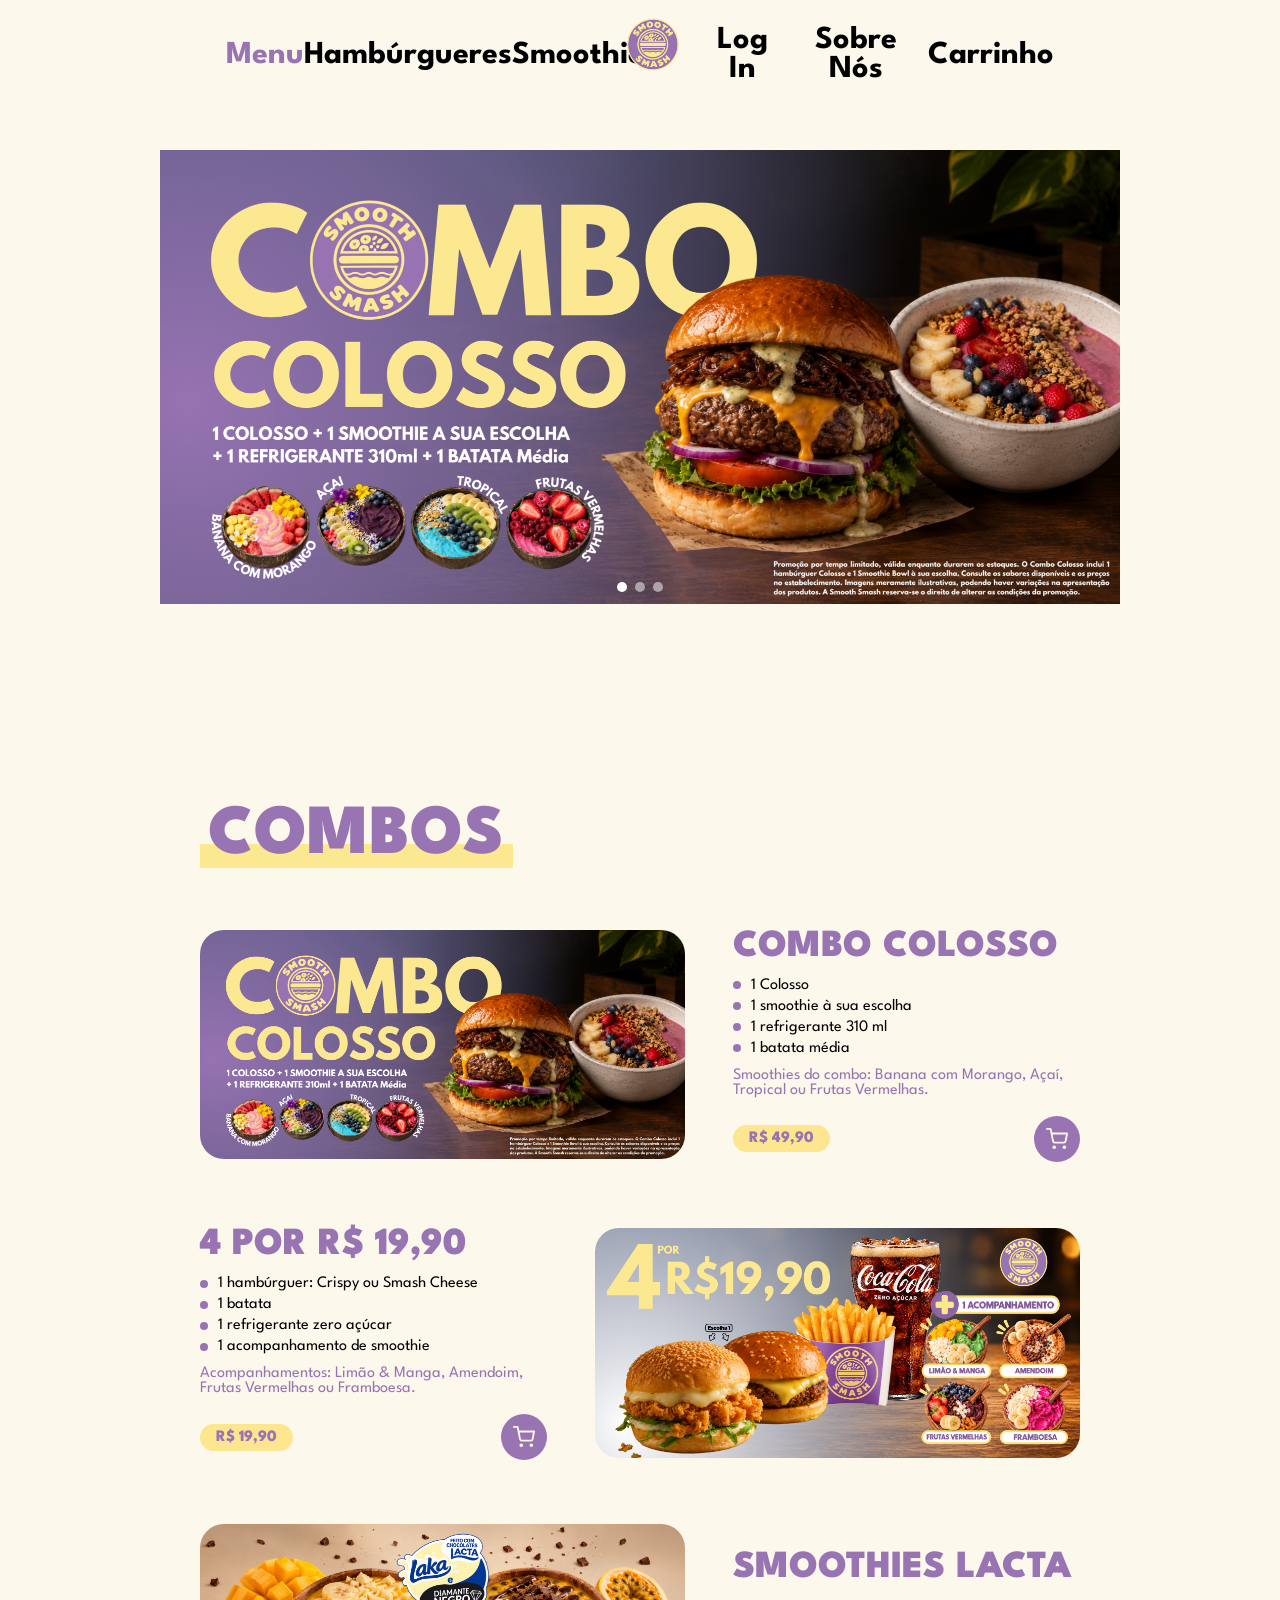
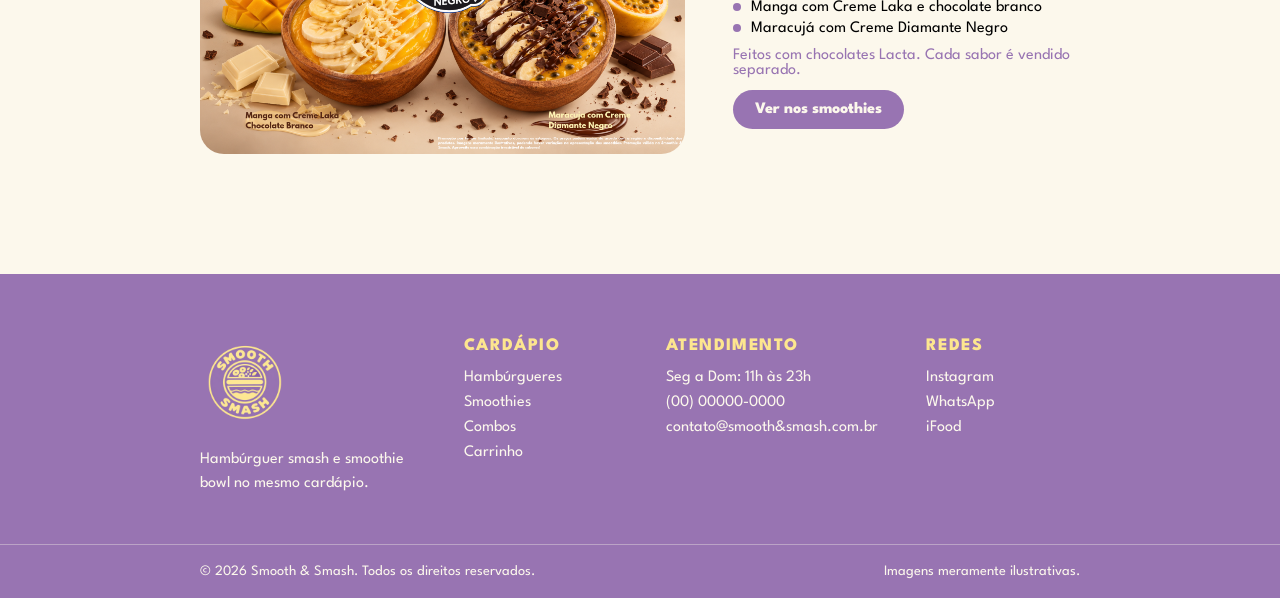
<file: index.html>
<!DOCTYPE html>
<html lang="pt-BR">
<head>
    <meta charset="UTF-8">
    <meta name="viewport" content="width=device-width, initial-scale=1.0">
    <title>Smooth & Smash</title>
    <link rel="stylesheet" href="style.css">
    <link rel="preconnect" href="https://fonts.googleapis.com">
    <link rel="preconnect" href="https://fonts.gstatic.com" crossorigin>
    <link href="https://fonts.googleapis.com/css2?family=League+Spartan:wght@100..900&display=swap" rel="stylesheet">
    <link rel="stylesheet" href="carrinho.css">
    <link rel="stylesheet" href="style-sem-animacao.css">
    <link rel="stylesheet" href="tema.css">
    <link rel="icon" type="image/png" href="Smooth%20%26%20Smash-Photoroom.png">
</head>
<body>
    <header>
        <ul>
            <a href="index.html">
                <li class="ativadoMenu">Menu</li>
            </a>
            <a href="hamburguers.html">
                <li class="opcaoMenu">Hambúrgueres</li>
            </a>
            <a href="smoothies.html">
                <li class="opcaoMenu">Smoothies</li>
            </a>
            <a href="index.html" class="foto">
                <li><img src="Smooth & Smash-Photoroom.png" alt="Imagem Animada" id="animar-imagem"></li>
            </a>
            <a href="login.html">
                <li class="opcaoMenu">Log In</li>
            </a>
            <a href="sobrenos.html">
                <li class="opcaoMenu">Sobre Nós</li>
            </a>
            <a href="carrinho.html">
                <li class="opcaoMenu">Carrinho<span class="bolinha-qtd bolinha-carrinho" id="bolinha-carrinho" hidden></span></li>
            </a>
        </ul>
    </header>
    <section class="promo">
    <div class="carrossel" id="carrossel">
        <div class="carrossel-trilho" id="trilho">
            <img src="Combo Colosso.png" alt="Promoção 1" draggable="false">
            <img src="SmoothieLacta.png" alt="Promoção 2" draggable="false">
            <img src="4Por19.png" alt="Promoção 3" draggable="false">
        </div>
        <div class="carrossel-bolinhas" id="bolinhas">
            <span class="bolinha ativa"></span>
            <span class="bolinha"></span>
            <span class="bolinha"></span>
        </div>
    </div>
    </section>
    <h2 class="titulo"><span class="marca">Combos</span></h2>
 
<section class="categoria">
    <article class="combo">
        <div class="combo-img">
            <img src="Combo Colosso.png" alt="Combo Colosso com hambúrguer Colosso e smoothie bowl">
        </div>
        <div class="combo-texto">
            <h3>Combo Colosso</h3>
            <ul>
                <li>1 Colosso</li>
                <li>1 smoothie à sua escolha</li>
                <li>1 refrigerante 310 ml</li>
                <li>1 batata média</li>
            </ul>
            <p class="apoio">Smoothies do combo: Banana com Morango, Açaí, Tropical ou Frutas Vermelhas.</p>
            <div class="card-rodape">
                <span class="preco">R$ 49,90</span>
                <button class="btn-carrinho" type="button" data-id="10" aria-label="Adicionar Combo Colosso ao carrinho" title="Adicionar ao carrinho">
                    <svg viewBox="0 0 24 24" aria-hidden="true"><circle cx="9" cy="21" r="1"/><circle cx="20" cy="21" r="1"/><path d="M1 1h4l2.68 13.39a2 2 0 0 0 2 1.61h9.72a2 2 0 0 0 2-1.61L23 6H6"/></svg>
                </button>
            </div>
        </div>
    </article>
 
    <article class="combo">
        <div class="combo-img">
            <img src="4Por19.png" alt="4 por R$ 19,90 com hambúrguer, batata, refrigerante e acompanhamento">
        </div>
        <div class="combo-texto">
            <h3>4 por R$ 19,90</h3>
            <ul>
                <li>1 hambúrguer: Crispy ou Smash Cheese</li>
                <li>1 batata</li>
                <li>1 refrigerante zero açúcar</li>
                <li>1 acompanhamento de smoothie</li>
            </ul>
            <p class="apoio">Acompanhamentos: Limão &amp; Manga, Amendoim, Frutas Vermelhas ou Framboesa.</p>
            <div class="card-rodape">
                <span class="preco">R$ 19,90</span>
                <button class="btn-carrinho" type="button" data-id="11" aria-label="Adicionar 4 por R$ 19,90 ao carrinho" title="Adicionar ao carrinho">
                    <svg viewBox="0 0 24 24" aria-hidden="true"><circle cx="9" cy="21" r="1"/><circle cx="20" cy="21" r="1"/><path d="M1 1h4l2.68 13.39a2 2 0 0 0 2 1.61h9.72a2 2 0 0 0 2-1.61L23 6H6"/></svg>
                </button>
            </div>
        </div>
    </article>
 
    <article class="combo">
        <div class="combo-img">
            <img src="SmoothieLacta.png" alt="Smoothies Manga com Creme Laka e Maracujá com Creme Diamante Negro">
        </div>
        <div class="combo-texto">
            <h3>Smoothies Lacta</h3>
            <ul>
                <li>Manga com Creme Laka e chocolate branco</li>
                <li>Maracujá com Creme Diamante Negro</li>
            </ul>
            <p class="apoio">Feitos com chocolates Lacta. Cada sabor é vendido separado.</p>
            <a class="btn-link" href="smoothies.html">Ver nos smoothies</a>
        </div>
    </article>
</section>
    <footer class="rodape">
    <div class="rodape-topo">
        <div class="rodape-marca">
            <img src="Smooth & Smash-Photoroom.png" alt="Logo Smooth & Smash">
            <p>Hambúrguer smash e smoothie bowl no mesmo cardápio.</p>
        </div>

        <nav>
            <h5>Cardápio</h5>
            <ul>
                <li><a href="hamburguers.html">Hambúrgueres</a></li>
                <li><a href="index.html">Smoothies</a></li>
                <li><a href="index.html">Combos</a></li>
                <li><a href="index.html">Carrinho</a></li>
            </ul>
        </nav>

        <div>
            <h5>Atendimento</h5>
            <ul>
                <li>Seg a Dom: 11h às 23h</li>
                <li>(00) 00000-0000</li>
                <li>contato@smooth&smash.com.br</li>
            </ul>
        </div>

        <div>
            <h5>Redes</h5>
            <ul>
                <li><a href="#">Instagram</a></li>
                <li><a href="#">WhatsApp</a></li>
                <li><a href="#">iFood</a></li>
            </ul>
        </div>
    </div>

    <div class="rodape-base">
        <span>© 2026 Smooth &amp; Smash. Todos os direitos reservados.</span>
        <span>Imagens meramente ilustrativas.</span>
    </div>
</footer>

    <script src="script.js"></script>
    <script src="carrinho.js"></script>
    <script src="tema.js"></script>
</body>
</html>
</file>
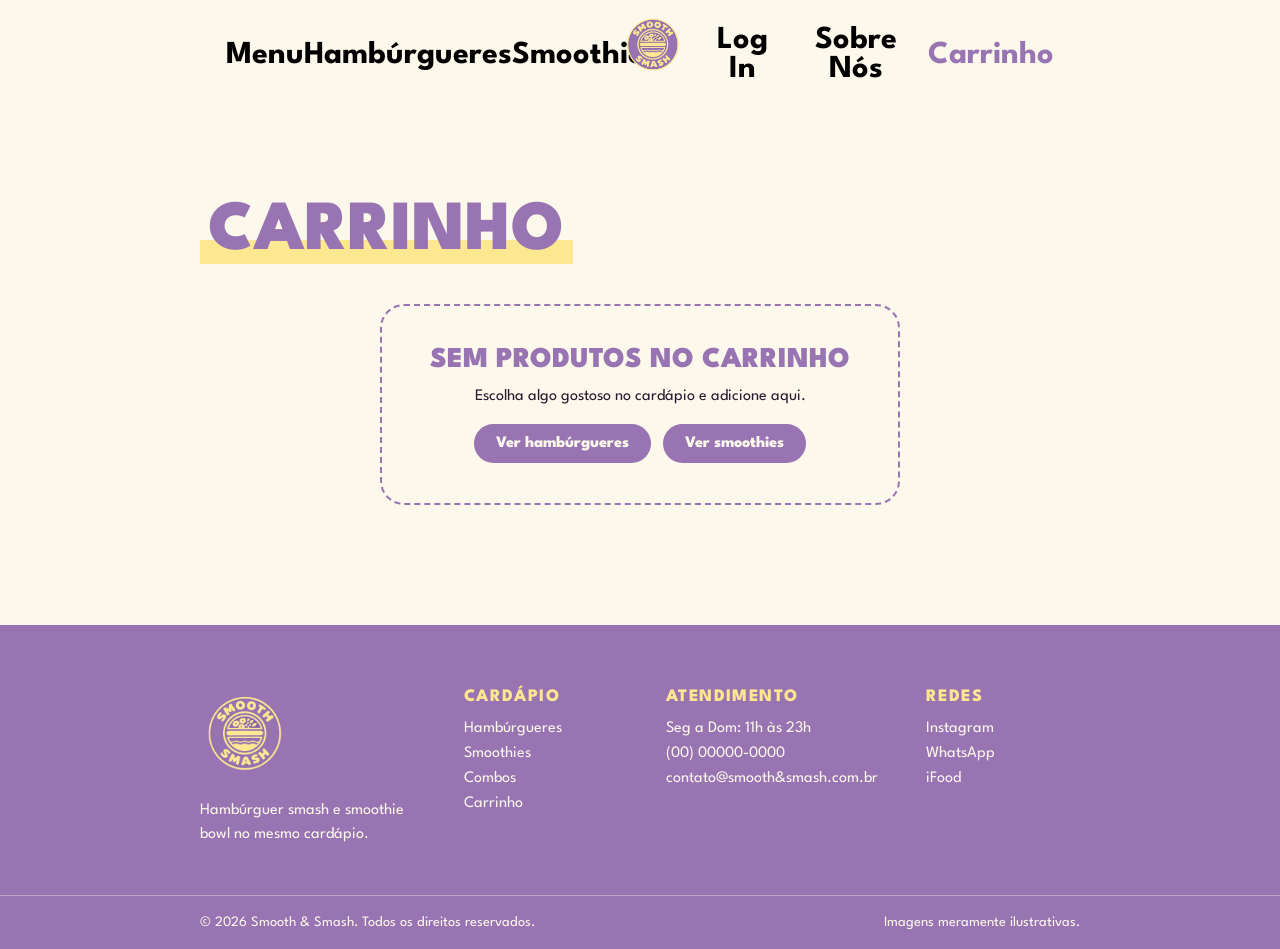
<file: carrinho.html>
<!DOCTYPE html>
<html lang="pt-BR">
<head>
    <meta charset="UTF-8">
    <meta name="viewport" content="width=device-width, initial-scale=1.0">
    <title>Carrinho</title>
    <link rel="stylesheet" href="style-sem-animacao.css">
    <link rel="preconnect" href="https://fonts.googleapis.com">
    <link rel="preconnect" href="https://fonts.gstatic.com" crossorigin>
    <link href="https://fonts.googleapis.com/css2?family=League+Spartan:wght@100..900&display=swap" rel="stylesheet">
    <link rel="stylesheet" href="carrinho.css">
    <link rel="stylesheet" href="carrinho-pagina.css">
    <link rel="stylesheet" href="tema.css">
    <link rel="icon" type="image/png" href="Smooth%20%26%20Smash-Photoroom.png">
</head>
<body>
    <header>
        <ul>
            <a href="index.html">
                <li class="opcaoMenu">Menu</li>
            </a>
            <a href="hamburguers.html">
                <li class="opcaoMenu">Hambúrgueres</li>
            </a>
            <a href="smoothies.html">
                <li class="opcaoMenu">Smoothies</li>
            </a>
            <a href="index.html" class="foto">
                <li><img src="Smooth & Smash-Photoroom.png" alt="Logo Smooth & Smash"></li>
            </a>
            <a href="login.html">
                <li class="opcaoMenu">Log In</li>
            </a>
            <a href="sobrenos.html">
                <li class="opcaoMenu">Sobre Nós</li>
            </a>
            <a href="carrinho.html">
                <li class="ativadoMenu">Carrinho<span class="bolinha-qtd bolinha-carrinho" id="bolinha-carrinho" hidden></span></li>
            </a>
        </ul>
    </header>

    <h2 class="titulo"><span class="marca">Carrinho</span></h2>

    <!-- Carrinho vazio -->
    <section class="categoria carrinho-vazio" id="carrinho-vazio" hidden>
        <div class="vazio-caixa">
            <h3>Sem produtos no carrinho</h3>
            <p>Escolha algo gostoso no cardápio e adicione aqui.</p>
            <div class="vazio-links">
                <a class="btn-link" href="hamburguers.html">Ver hambúrgueres</a>
                <a class="btn-link" href="smoothies.html">Ver smoothies</a>
            </div>
        </div>
    </section>

    <!-- Carrinho com produtos -->
    <section class="categoria carrinho-secao" id="carrinho-conteudo" hidden>
        <div class="carrinho-lista" id="carrinho-lista"></div>

        <aside class="resumo" aria-label="Resumo do pedido">
            <h3>Resumo</h3>
            <p class="resumo-linha"><span>Itens</span><span id="resumo-itens">0</span></p>
            <p class="resumo-linha resumo-total"><span>Total</span><span id="resumo-total">R$ 0,00</span></p>

            <p class="aviso-login" id="aviso-login" role="alert" hidden>
                Entre na sua conta para finalizar o pedido.
                <a href="login.html">Entrar</a>
            </p>

            <button type="button" class="btn-finalizar" id="btn-finalizar">Finalizar compra</button>
        </aside>
    </section>

    <footer class="rodape">
        <div class="rodape-topo">
            <div class="rodape-marca">
                <img src="Smooth & Smash-Photoroom.png" alt="Logo Smooth & Smash">
                <p>Hambúrguer smash e smoothie bowl no mesmo cardápio.</p>
            </div>

            <nav>
                <h5>Cardápio</h5>
                <ul>
                    <li><a href="hamburguers.html">Hambúrgueres</a></li>
                    <li><a href="smoothies.html">Smoothies</a></li>
                    <li><a href="index.html">Combos</a></li>
                    <li><a href="carrinho.html">Carrinho</a></li>
                </ul>
            </nav>

            <div>
                <h5>Atendimento</h5>
                <ul>
                    <li>Seg a Dom: 11h às 23h</li>
                    <li>(00) 00000-0000</li>
                    <li>contato@smooth&amp;smash.com.br</li>
                </ul>
            </div>

            <div>
                <h5>Redes</h5>
                <ul>
                    <li><a href="#">Instagram</a></li>
                    <li><a href="#">WhatsApp</a></li>
                    <li><a href="#">iFood</a></li>
                </ul>
            </div>
        </div>

        <div class="rodape-base">
            <span>© 2026 Smooth &amp; Smash. Todos os direitos reservados.</span>
            <span>Imagens meramente ilustrativas.</span>
        </div>
    </footer>

    <!-- A ordem importa: carrinho.js e produtos.js antes de carrinho-pagina.js -->
    <script src="carrinho.js"></script>
    <script src="produtos.js"></script>
    <script src="pedidos.js"></script>
    <script src="exportar.js"></script>
    <script src="carrinho-pagina.js"></script>
    <script src="tema.js"></script>
</body>
</html>
</file>
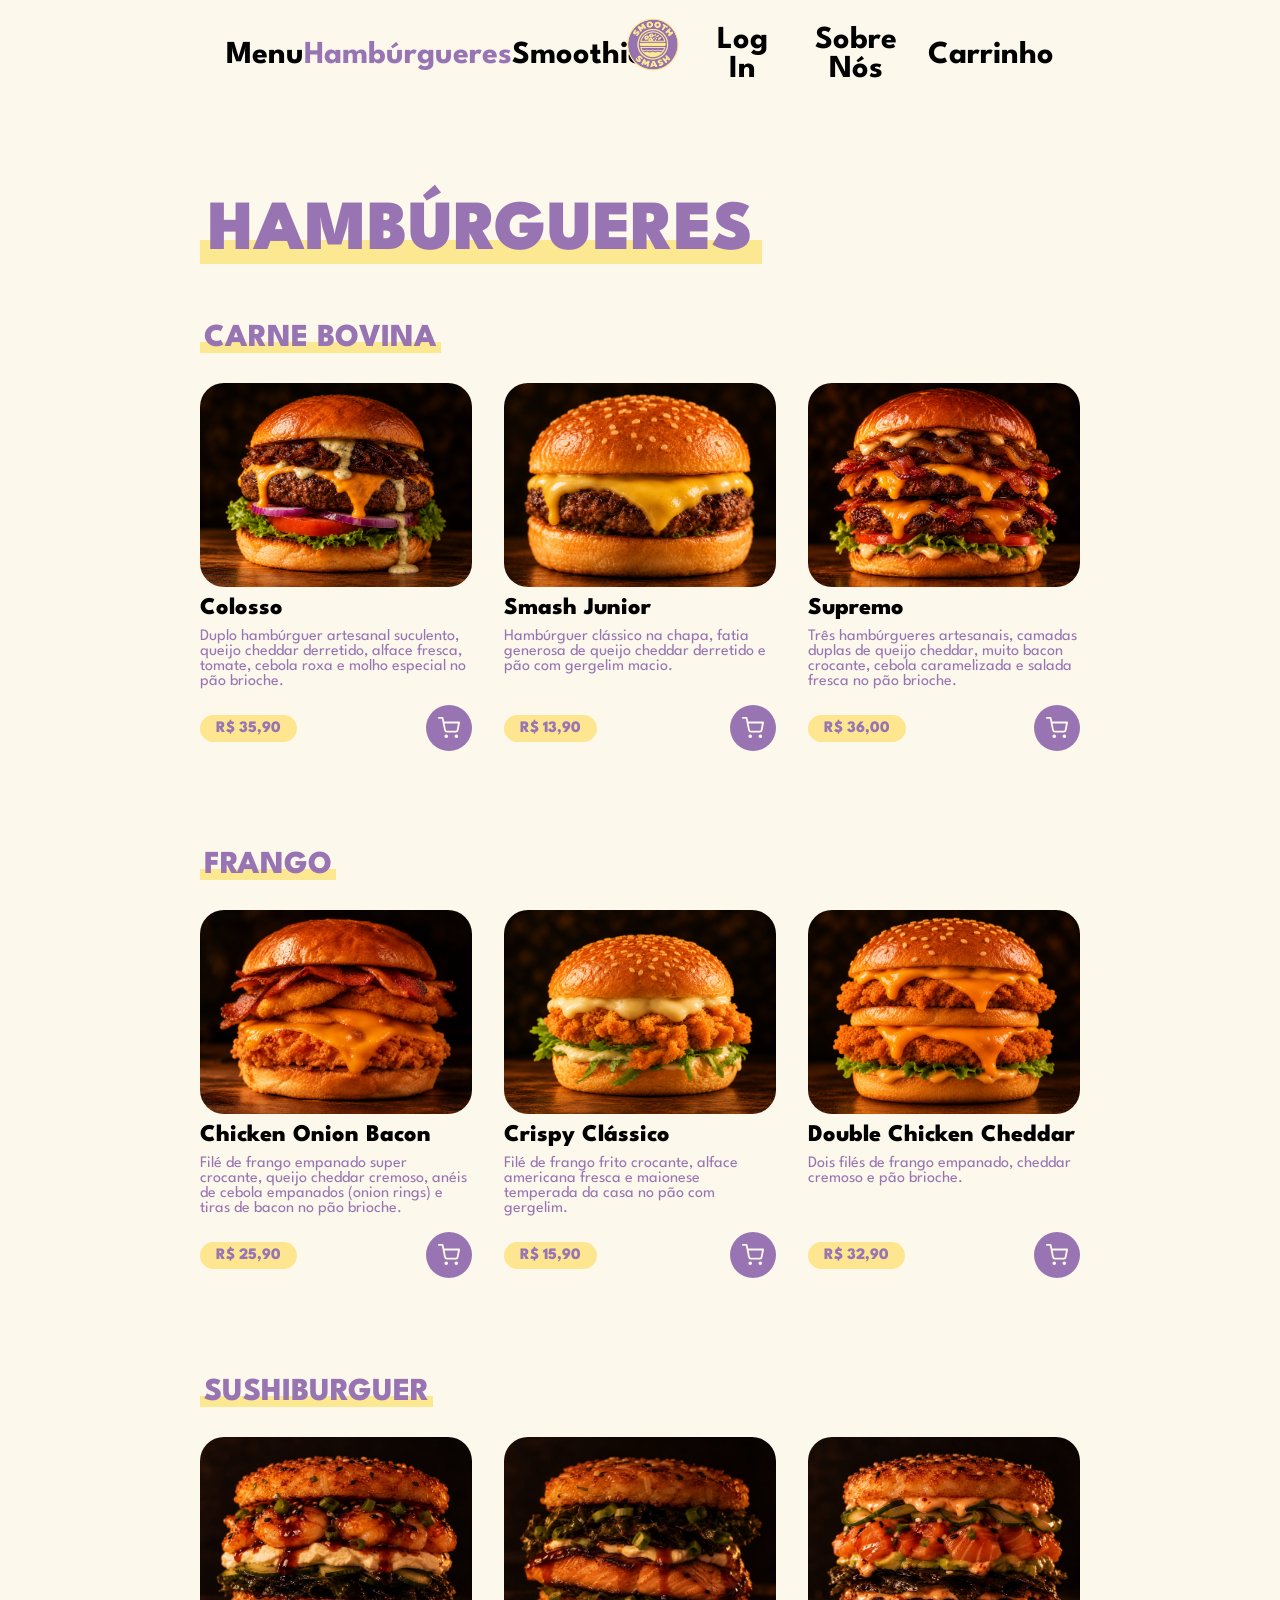
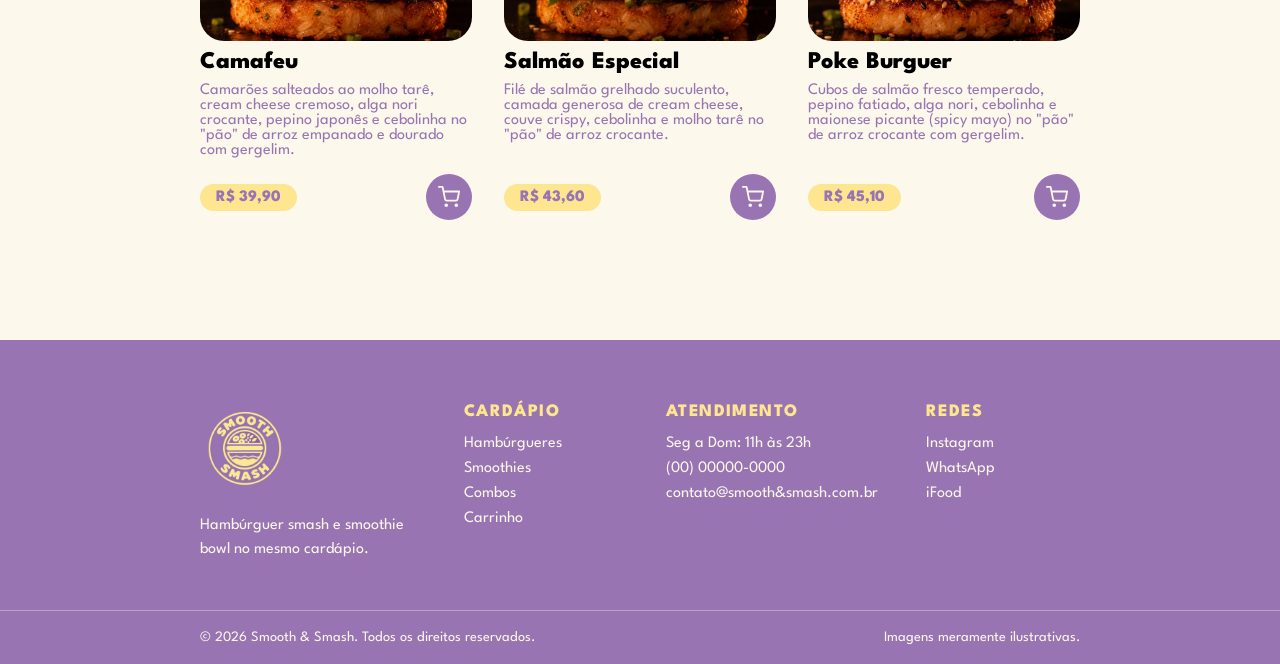
<file: hamburguers.html>
<!DOCTYPE html>
<html lang="pt-BR">
<head>
    <meta charset="UTF-8">
    <meta name="viewport" content="width=device-width, initial-scale=1.0">
    <title>Hambúrgueres</title>
    <link rel="stylesheet" href="style-sem-animacao.css">
    <link rel="preconnect" href="https://fonts.googleapis.com">
    <link rel="preconnect" href="https://fonts.gstatic.com" crossorigin>
    <link href="https://fonts.googleapis.com/css2?family=League+Spartan:wght@100..900&display=swap" rel="stylesheet">
    <link rel="stylesheet" href="carrinho.css">
    <link rel="stylesheet" href="tema.css">
    <link rel="icon" type="image/png" href="Smooth%20%26%20Smash-Photoroom.png">
</head>
<body>
    <header>
    <ul>
        <a href="index.html">
            <li class="opcaoMenu">Menu</li>
        </a>
        <a href="hamburguers.html">
            <li class="ativadoMenu">Hambúrgueres</li>
        </a>
        <a href="smoothies.html">
            <li class="opcaoMenu">Smoothies</li>
        </a>
        <a href="index.html" class="foto">
            <li><img src="Smooth & Smash-Photoroom.png" alt="Logo Smoosh & Smash"></li>
        </a>
        <a href="login.html">
            <li class="opcaoMenu">Log In</li>
        </a>
        <a href="sobrenos.html">
            <li class="opcaoMenu">Sobre Nós</li>
        </a>
        <a href="carrinho.html">
            <li class="opcaoMenu">Carrinho<span class="bolinha-qtd bolinha-carrinho" id="bolinha-carrinho" hidden></span></li>
        </a>
    </ul>
</header>

<h2 class="titulo"><span class="marca">Hambúrgueres</span></h2>

<section class="categoria">
    <h3 class="subtitulo"><span class="marca">Carne Bovina</span></h3>
    <div class="grade">
        <article class="card">
            <img src="carne1.png" alt="Hambúrguer Colosso">
            <h4>Colosso</h4>
            <p>Duplo hambúrguer artesanal suculento, queijo cheddar derretido, alface fresca, tomate, cebola roxa e molho especial no pão brioche.</p>
            <div class="card-rodape">
                <span class="preco">R$ 35,90</span>
                <button class="btn-carrinho" type="button" data-id="1" aria-label="Adicionar Colosso ao carrinho" title="Adicionar ao carrinho">
                    <svg viewBox="0 0 24 24" aria-hidden="true"><circle cx="9" cy="21" r="1"/><circle cx="20" cy="21" r="1"/><path d="M1 1h4l2.68 13.39a2 2 0 0 0 2 1.61h9.72a2 2 0 0 0 2-1.61L23 6H6"/></svg>
                </button>
            </div>
        </article>

        <article class="card">
            <img src="carne2.png" alt="Hambúrguer Smash Junior">
            <h4>Smash Junior</h4>
            <p> Hambúrguer clássico na chapa, fatia generosa de queijo cheddar derretido e pão com gergelim macio.</p>
            <div class="card-rodape">
                <span class="preco">R$ 13,90</span>
                <button class="btn-carrinho" type="button" data-id="2" aria-label="Adicionar Smash Junior ao carrinho" title="Adicionar ao carrinho">
                    <svg viewBox="0 0 24 24" aria-hidden="true"><circle cx="9" cy="21" r="1"/><circle cx="20" cy="21" r="1"/><path d="M1 1h4l2.68 13.39a2 2 0 0 0 2 1.61h9.72a2 2 0 0 0 2-1.61L23 6H6"/></svg>
                </button>
            </div>
        </article>

        <article class="card">
            <img src="carne3.png" alt="Nome do hambúrguer">
            <h4>Supremo</h4>
            <p>Três hambúrgueres artesanais, camadas duplas de queijo cheddar, muito bacon crocante, cebola caramelizada e salada fresca no pão brioche.</p>
            <div class="card-rodape">
                <span class="preco">R$ 36,00</span>
                <button class="btn-carrinho" type="button" data-id="3" aria-label="Adicionar Nome ao carrinho" title="Adicionar ao carrinho">
                    <svg viewBox="0 0 24 24" aria-hidden="true"><circle cx="9" cy="21" r="1"/><circle cx="20" cy="21" r="1"/><path d="M1 1h4l2.68 13.39a2 2 0 0 0 2 1.61h9.72a2 2 0 0 0 2-1.61L23 6H6"/></svg>
                </button>
            </div>
        </article>
    </div>
</section>

<section class="categoria">
    <h3 class="subtitulo"><span class="marca">Frango</span></h3>
    <div class="grade">
        <article class="card">
            <img src="frango1.png" alt="Nome do hambúrguer">
            <h4>Chicken Onion Bacon</h4>
            <p>Filé de frango empanado super crocante, queijo cheddar cremoso, anéis de cebola empanados (onion rings) e tiras de bacon no pão brioche.</p>
            <div class="card-rodape">
                <span class="preco">R$ 25,90</span>
                <button class="btn-carrinho" type="button" data-id="4" aria-label="Adicionar Nome ao carrinho" title="Adicionar ao carrinho">
                    <svg viewBox="0 0 24 24" aria-hidden="true"><circle cx="9" cy="21" r="1"/><circle cx="20" cy="21" r="1"/><path d="M1 1h4l2.68 13.39a2 2 0 0 0 2 1.61h9.72a2 2 0 0 0 2-1.61L23 6H6"/></svg>
                </button>
            </div>
        </article>

        <article class="card">
            <img src="frango2.png" alt="Nome do hambúrguer">
            <h4>Crispy Clássico</h4>
            <p>Filé de frango frito crocante, alface americana fresca e maionese temperada da casa no pão com gergelim.</p>
            <div class="card-rodape">
                <span class="preco">R$ 15,90</span>
                <button class="btn-carrinho" type="button" data-id="5" aria-label="Adicionar Nome ao carrinho" title="Adicionar ao carrinho">
                    <svg viewBox="0 0 24 24" aria-hidden="true"><circle cx="9" cy="21" r="1"/><circle cx="20" cy="21" r="1"/><path d="M1 1h4l2.68 13.39a2 2 0 0 0 2 1.61h9.72a2 2 0 0 0 2-1.61L23 6H6"/></svg>
                </button>
            </div>
        </article>

        <article class="card">
            <img src="frango3.png" alt="Hambúrguer Double Chicken Cheddar">
            <h4>Double Chicken Cheddar</h4>
            <p>Dois filés de frango empanado, cheddar cremoso e pão brioche.</p>
            <div class="card-rodape">
                <span class="preco">R$ 32,90</span>
                <button class="btn-carrinho" type="button" data-id="6" aria-label="Adicionar Double Chicken Cheddar ao carrinho" title="Adicionar ao carrinho">
                    <svg viewBox="0 0 24 24" aria-hidden="true"><circle cx="9" cy="21" r="1"/><circle cx="20" cy="21" r="1"/><path d="M1 1h4l2.68 13.39a2 2 0 0 0 2 1.61h9.72a2 2 0 0 0 2-1.61L23 6H6"/></svg>
                </button>
            </div>
        </article>
    </div>
</section>

<section class="categoria">
    <h3 class="subtitulo"><span class="marca">Sushiburguer</span></h3>
    <div class="grade">
        <article class="card">
            <img src="sushi1.jpeg" alt="Nome do hambúrguer">
            <h4>Camafeu</h4>
            <p>Camarões salteados ao molho tarê, cream cheese cremoso, alga nori crocante, pepino japonês e cebolinha no "pão" de arroz empanado e dourado com gergelim.</p>
            <div class="card-rodape">
                <span class="preco">R$ 39,90</span>
                <button class="btn-carrinho" type="button" data-id="7" aria-label="Adicionar Nome ao carrinho" title="Adicionar ao carrinho">
                    <svg viewBox="0 0 24 24" aria-hidden="true"><circle cx="9" cy="21" r="1"/><circle cx="20" cy="21" r="1"/><path d="M1 1h4l2.68 13.39a2 2 0 0 0 2 1.61h9.72a2 2 0 0 0 2-1.61L23 6H6"/></svg>
                </button>
            </div>
        </article>

        <article class="card">
            <img src="sushi2.jpeg" alt="Nome do hambúrguer">
            <h4>Salmão Especial</h4>
            <p>Filé de salmão grelhado suculento, camada generosa de cream cheese, couve crispy, cebolinha e molho tarê no "pão" de arroz crocante.</p>
            <div class="card-rodape">
                <span class="preco">R$ 43,60</span>
                <button class="btn-carrinho" type="button" data-id="8" aria-label="Adicionar Nome ao carrinho" title="Adicionar ao carrinho">
                    <svg viewBox="0 0 24 24" aria-hidden="true"><circle cx="9" cy="21" r="1"/><circle cx="20" cy="21" r="1"/><path d="M1 1h4l2.68 13.39a2 2 0 0 0 2 1.61h9.72a2 2 0 0 0 2-1.61L23 6H6"/></svg>
                </button>
            </div>
        </article>

        <article class="card">
            <img src="sushi3.jpeg" alt="Nome do hambúrguer">
            <h4>Poke Burguer</h4>
            <p>Cubos de salmão fresco temperado, pepino fatiado, alga nori, cebolinha e maionese picante (spicy mayo) no "pão" de arroz crocante com gergelim.
</p>
            <div class="card-rodape">
                <span class="preco">R$ 45,10</span>
                <button class="btn-carrinho" type="button" data-id="9" aria-label="Adicionar Nome ao carrinho" title="Adicionar ao carrinho">
                    <svg viewBox="0 0 24 24" aria-hidden="true"><circle cx="9" cy="21" r="1"/><circle cx="20" cy="21" r="1"/><path d="M1 1h4l2.68 13.39a2 2 0 0 0 2 1.61h9.72a2 2 0 0 0 2-1.61L23 6H6"/></svg>
                </button>
            </div>
        </article>
    </div>
</section>
<footer class="rodape">
    <div class="rodape-topo">
        <div class="rodape-marca">
            <img src="Smooth & Smash-Photoroom.png" alt="Logo Smooth & Smash">
            <p>Hambúrguer smash e smoothie bowl no mesmo cardápio.</p>
        </div>

        <nav>
            <h5>Cardápio</h5>
            <ul>
                <li><a href="hamburguers.html">Hambúrgueres</a></li>
                <li><a href="index.html">Smoothies</a></li>
                <li><a href="index.html">Combos</a></li>
                <li><a href="index.html">Carrinho</a></li>
            </ul>
        </nav>

        <div>
            <h5>Atendimento</h5>
            <ul>
                <li>Seg a Dom: 11h às 23h</li>
                <li>(00) 00000-0000</li>
                <li>contato@smooth&smash.com.br</li>
            </ul>
        </div>

        <div>
            <h5>Redes</h5>
            <ul>
                <li><a href="#">Instagram</a></li>
                <li><a href="#">WhatsApp</a></li>
                <li><a href="#">iFood</a></li>
            </ul>
        </div>
    </div>

    <div class="rodape-base">
        <span>© 2026 Smooth &amp; Smash. Todos os direitos reservados.</span>
        <span>Imagens meramente ilustrativas.</span>
    </div>
</footer>
    <script src="carrinho.js"></script>
    <script src="tema.js"></script>
</body>
</file>
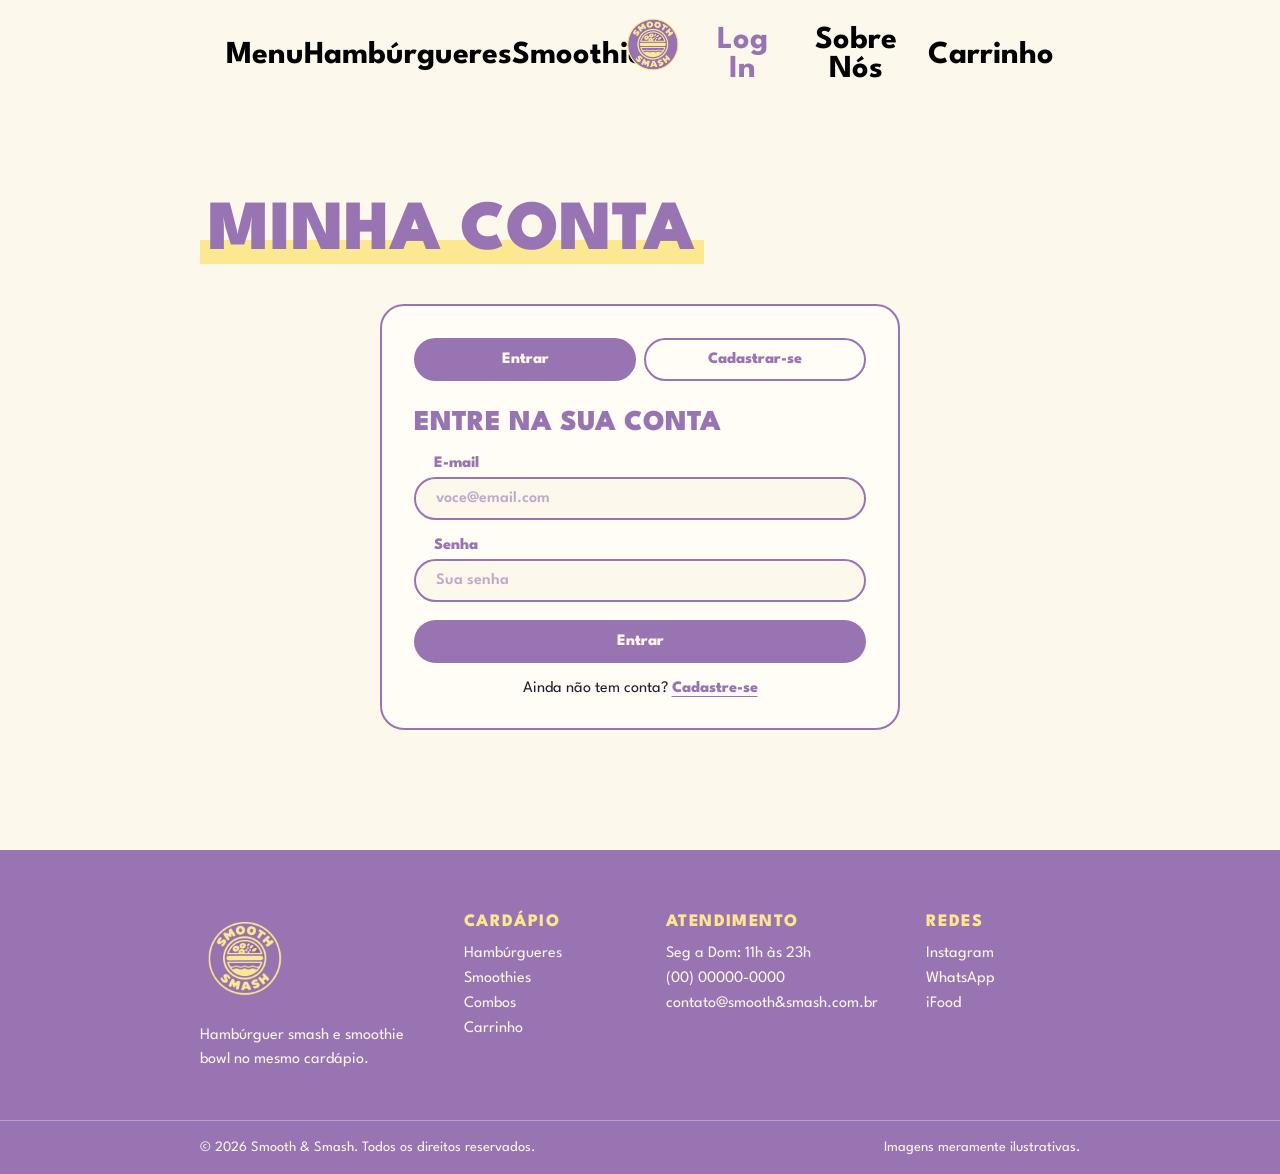
<file: login.html>
<!DOCTYPE html>
<html lang="pt-BR">
<head>
    <meta charset="UTF-8">
    <meta name="viewport" content="width=device-width, initial-scale=1.0">
    <title>Log In</title>
    <link rel="stylesheet" href="style-sem-animacao.css">
    <link rel="preconnect" href="https://fonts.googleapis.com">
    <link rel="preconnect" href="https://fonts.gstatic.com" crossorigin>
    <link href="https://fonts.googleapis.com/css2?family=League+Spartan:wght@100..900&display=swap" rel="stylesheet">
    <link rel="stylesheet" href="carrinho.css">
    <link rel="stylesheet" href="login.css">
    <link rel="stylesheet" href="tema.css">
    <link rel="icon" type="image/png" href="Smooth%20%26%20Smash-Photoroom.png">
</head>
<body>
    <header>
        <ul>
            <a href="index.html">
                <li class="opcaoMenu">Menu</li>
            </a>
            <a href="hamburguers.html">
                <li class="opcaoMenu">Hambúrgueres</li>
            </a>
            <a href="smoothies.html">
                <li class="opcaoMenu">Smoothies</li>
            </a>
            <a href="index.html" class="foto">
                <li><img src="Smooth & Smash-Photoroom.png" alt="Logo Smooth & Smash"></li>
            </a>
            <a href="login.html">
                <li class="ativadoMenu">Log In</li>
            </a>
            <a href="sobrenos.html">
                <li class="opcaoMenu">Sobre Nós</li>
            </a>
            <a href="carrinho.html">
                <li class="opcaoMenu">Carrinho<span class="bolinha-qtd bolinha-carrinho" id="bolinha-carrinho" hidden></span></li>
            </a>
        </ul>
    </header>

    <h2 class="titulo"><span class="marca">Minha conta</span></h2>

    <section class="categoria login-secao">
        <div class="login-caixa">

            <!-- Abas: trocam entre os dois formulários -->
            <div class="login-abas" role="tablist" aria-label="Entrar ou cadastrar-se">
                <button type="button" class="aba ativa" role="tab" id="aba-entrar"
                        aria-selected="true" aria-controls="form-entrar" data-aba="entrar">Entrar</button>
                <button type="button" class="aba" role="tab" id="aba-cadastrar"
                        aria-selected="false" aria-controls="form-cadastrar" data-aba="cadastrar">Cadastrar-se</button>
            </div>

            <!-- ============ ENTRAR ============
                 Os "name" batem com o JSON de login: { email, senha } -->
            <form id="form-entrar" class="login-form" role="tabpanel" aria-labelledby="aba-entrar" novalidate>
                <h3>Entre na sua conta</h3>

                <div class="campo">
                    <label for="entrar-email">E-mail</label>
                    <input id="entrar-email" name="email" type="email" autocomplete="email" placeholder="voce@email.com">
                    <small class="erro"></small>
                </div>

                <div class="campo">
                    <label for="entrar-senha">Senha</label>
                    <input id="entrar-senha" name="senha" type="password" autocomplete="current-password" placeholder="Sua senha">
                    <small class="erro"></small>
                </div>

                <p class="msg" role="alert"></p>

                <button class="btn-principal" type="submit">Entrar</button>

                <p class="troca">Ainda não tem conta?
                    <button type="button" class="link" data-aba="cadastrar">Cadastre-se</button>
                </p>
            </form>

            <!-- ============ CADASTRAR ============
                 Os "name" batem com o JSON e com as colunas do MySQL: nome, email, senha, cpf -->
            <form id="form-cadastrar" class="login-form" role="tabpanel" aria-labelledby="aba-cadastrar" hidden novalidate>
                <h3>Crie sua conta</h3>

                <div class="campo">
                    <label for="cad-nome">Nome completo</label>
                    <input id="cad-nome" name="nome" type="text" autocomplete="name" placeholder="Ana Souza">
                    <small class="erro"></small>
                </div>

                <div class="campo">
                    <label for="cad-email">E-mail</label>
                    <input id="cad-email" name="email" type="email" autocomplete="email" placeholder="voce@email.com">
                    <small class="erro"></small>
                </div>

                <div class="campo">
                    <label for="cad-cpf">CPF</label>
                    <input id="cad-cpf" name="cpf" type="text" inputmode="numeric" maxlength="14" autocomplete="off" placeholder="000.000.000-00">
                    <small class="erro"></small>
                </div>

                <div class="campo">
                    <label for="cad-senha">Senha</label>
                    <input id="cad-senha" name="senha" type="password" autocomplete="new-password" placeholder="Mínimo de 8 caracteres">
                    <small class="erro"></small>
                </div>

                <div class="campo">
                    <label for="cad-confirmar">Confirmar senha</label>
                    <input id="cad-confirmar" name="confirmar" type="password" autocomplete="new-password" placeholder="Repita a senha">
                    <small class="erro"></small>
                </div>

                <p class="msg" role="alert"></p>

                <button class="btn-principal" type="submit">Criar conta</button>

                <p class="troca">Já tem conta?
                    <button type="button" class="link" data-aba="entrar">Entrar</button>
                </p>
            </form>
        </div>
    </section>

    <footer class="rodape">
        <div class="rodape-topo">
            <div class="rodape-marca">
                <img src="Smooth & Smash-Photoroom.png" alt="Logo Smooth & Smash">
                <p>Hambúrguer smash e smoothie bowl no mesmo cardápio.</p>
            </div>

            <nav>
                <h5>Cardápio</h5>
                <ul>
                    <li><a href="hamburguers.html">Hambúrgueres</a></li>
                    <li><a href="smoothies.html">Smoothies</a></li>
                    <li><a href="index.html">Combos</a></li>
                    <li><a href="index.html">Carrinho</a></li>
                </ul>
            </nav>

            <div>
                <h5>Atendimento</h5>
                <ul>
                    <li>Seg a Dom: 11h às 23h</li>
                    <li>(00) 00000-0000</li>
                    <li>contato@smooth&amp;smash.com.br</li>
                </ul>
            </div>

            <div>
                <h5>Redes</h5>
                <ul>
                    <li><a href="#">Instagram</a></li>
                    <li><a href="#">WhatsApp</a></li>
                    <li><a href="#">iFood</a></li>
                </ul>
            </div>
        </div>

        <div class="rodape-base">
            <span>© 2026 Smooth &amp; Smash. Todos os direitos reservados.</span>
            <span>Imagens meramente ilustrativas.</span>
        </div>
    </footer>

    <script src="carrinho.js"></script>
    <script src="exportar.js"></script>
    <script src="login.js"></script>
    <script src="tema.js"></script>
</body>
</html>
</file>
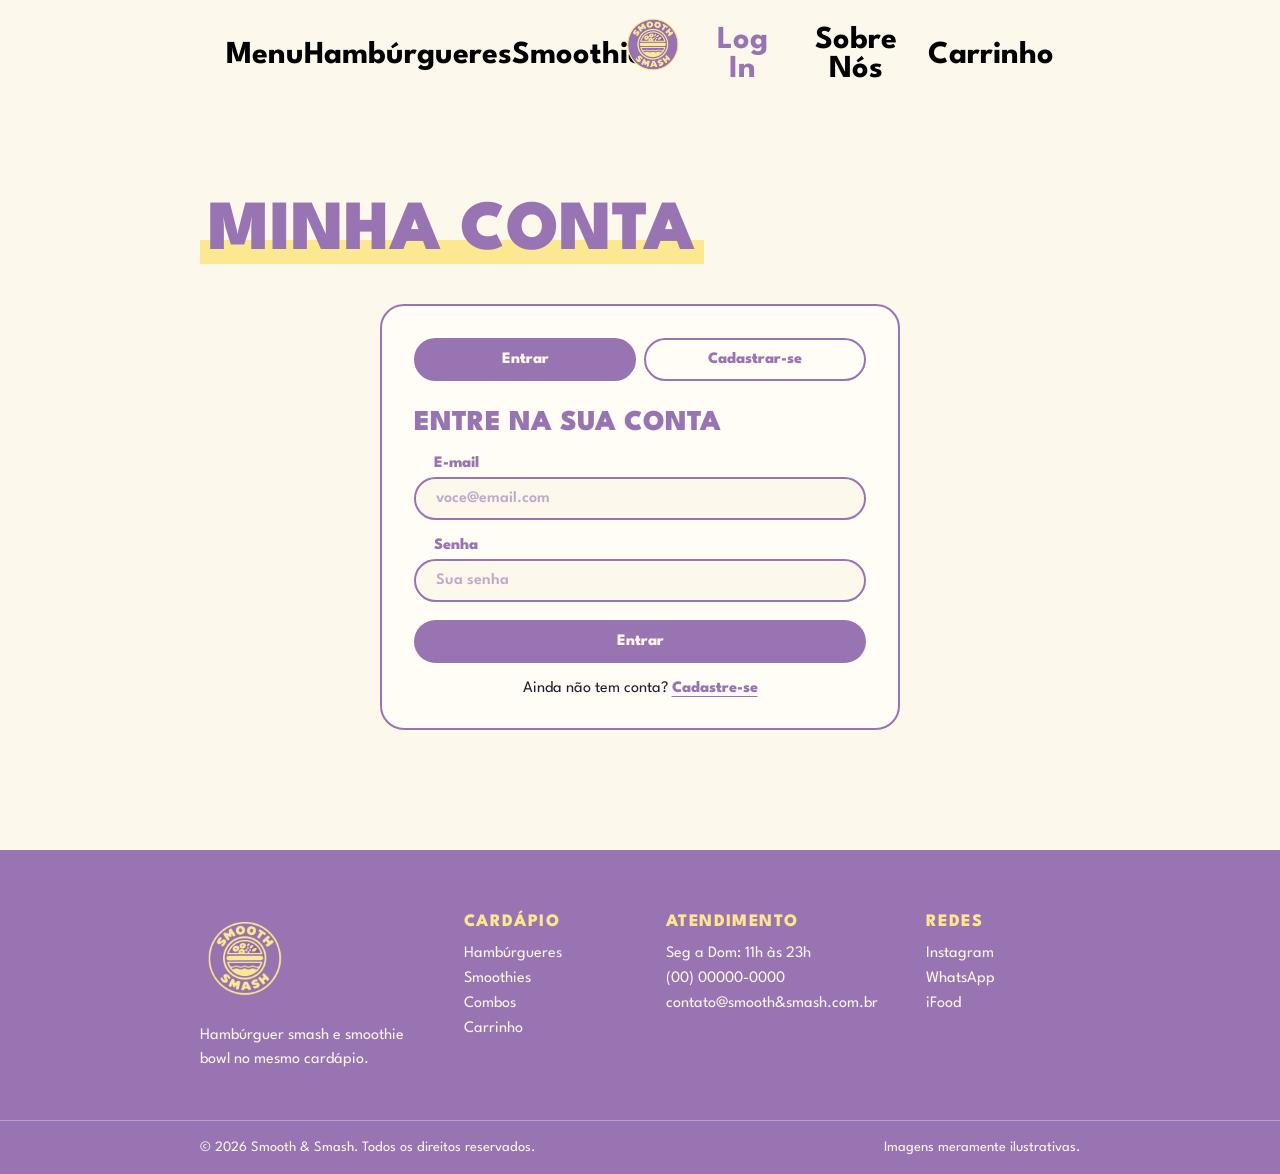
<file: perfil.html>
<!DOCTYPE html>
<html lang="pt-BR">
<head>
    <meta charset="UTF-8">
    <meta name="viewport" content="width=device-width, initial-scale=1.0">
    <title>Perfil</title>
    <link rel="stylesheet" href="style-sem-animacao.css">
    <link rel="preconnect" href="https://fonts.googleapis.com">
    <link rel="preconnect" href="https://fonts.gstatic.com" crossorigin>
    <link href="https://fonts.googleapis.com/css2?family=League+Spartan:wght@100..900&display=swap" rel="stylesheet">
    <link rel="stylesheet" href="carrinho.css">
    <link rel="stylesheet" href="login.css">
    <link rel="stylesheet" href="perfil.css">
    <link rel="stylesheet" href="tema.css">
    <link rel="icon" type="image/png" href="Smooth%20%26%20Smash-Photoroom.png">
</head>
<body>
    <header>
        <ul>
            <a href="index.html">
                <li class="opcaoMenu">Menu</li>
            </a>
            <a href="hamburguers.html">
                <li class="opcaoMenu">Hambúrgueres</li>
            </a>
            <a href="smoothies.html">
                <li class="opcaoMenu">Smoothies</li>
            </a>
            <a href="index.html" class="foto">
                <li><img src="Smooth & Smash-Photoroom.png" alt="Logo Smooth & Smash"></li>
            </a>
            <a href="perfil.html">
                <li class="ativadoMenu">Perfil</li>
            </a>
            <a href="sobrenos.html">
                <li class="opcaoMenu">Sobre Nós</li>
            </a>
            <a href="carrinho.html">
                <li class="opcaoMenu">Carrinho<span class="bolinha-qtd bolinha-carrinho" id="bolinha-carrinho" hidden></span></li>
            </a>
        </ul>
    </header>

    <h2 class="titulo"><span class="marca">Perfil</span></h2>

            <!-- Pedidos recentes: aparece só se tiver alguém logado -->
<section class="categoria pedidos-secao" id="pedidos-secao" hidden>
    <h3 class="subtitulo"><span class="marca">Meus pedidos</span></h3>
    <div class="pedidos-lista" id="pedidos-lista"></div>
</section>

<button type="button" class="btn-tema" id="btn-tema">Ativar modo escuro</button>
    <!-- Fica escondido até o perfil.js confirmar que tem alguém logado -->
    <section class="categoria login-secao" id="perfil-conteudo" hidden>
        <div class="login-caixa">
            <h3 id="perfil-saudacao"></h3>

            <dl class="perfil-dados">
                <div>
                    <dt>Nome</dt>
                    <dd id="perfil-nome"></dd>
                </div>
                <div>
                    <dt>E-mail</dt>
                    <dd id="perfil-email"></dd>
                </div>
            </dl>

            <button type="button" class="btn-sair" id="btn-sair">Sair da conta</button>
        </div>
    </section>

    <footer class="rodape">
        <div class="rodape-topo">
            <div class="rodape-marca">
                <img src="Smooth & Smash-Photoroom.png" alt="Logo Smooth & Smash">
                <p>Hambúrguer smash e smoothie bowl no mesmo cardápio.</p>
            </div>

            <nav>
                <h5>Cardápio</h5>
                <ul>
                    <li><a href="hamburguers.html">Hambúrgueres</a></li>
                    <li><a href="smoothies.html">Smoothies</a></li>
                    <li><a href="index.html">Combos</a></li>
                    <li><a href="index.html">Carrinho</a></li>
                </ul>
            </nav>

            <div>
                <h5>Atendimento</h5>
                <ul>
                    <li>Seg a Dom: 11h às 23h</li>
                    <li>(00) 00000-0000</li>
                    <li>contato@smooth&amp;smash.com.br</li>
                </ul>
            </div>

            <div>
                <h5>Redes</h5>
                <ul>
                    <li><a href="#">Instagram</a></li>
                    <li><a href="#">WhatsApp</a></li>
                    <li><a href="#">iFood</a></li>
                </ul>
            </div>
        </div>

        <div class="rodape-base">
            <span>© 2026 Smooth &amp; Smash. Todos os direitos reservados.</span>
            <span>Imagens meramente ilustrativas.</span>
        </div>
    </footer>

    <script src="carrinho.js"></script>
    <script src="pedidos.js"></script>
    <script src="perfil.js"></script>
    <script src="tema.js"></script>
</body>
</html>
</file>
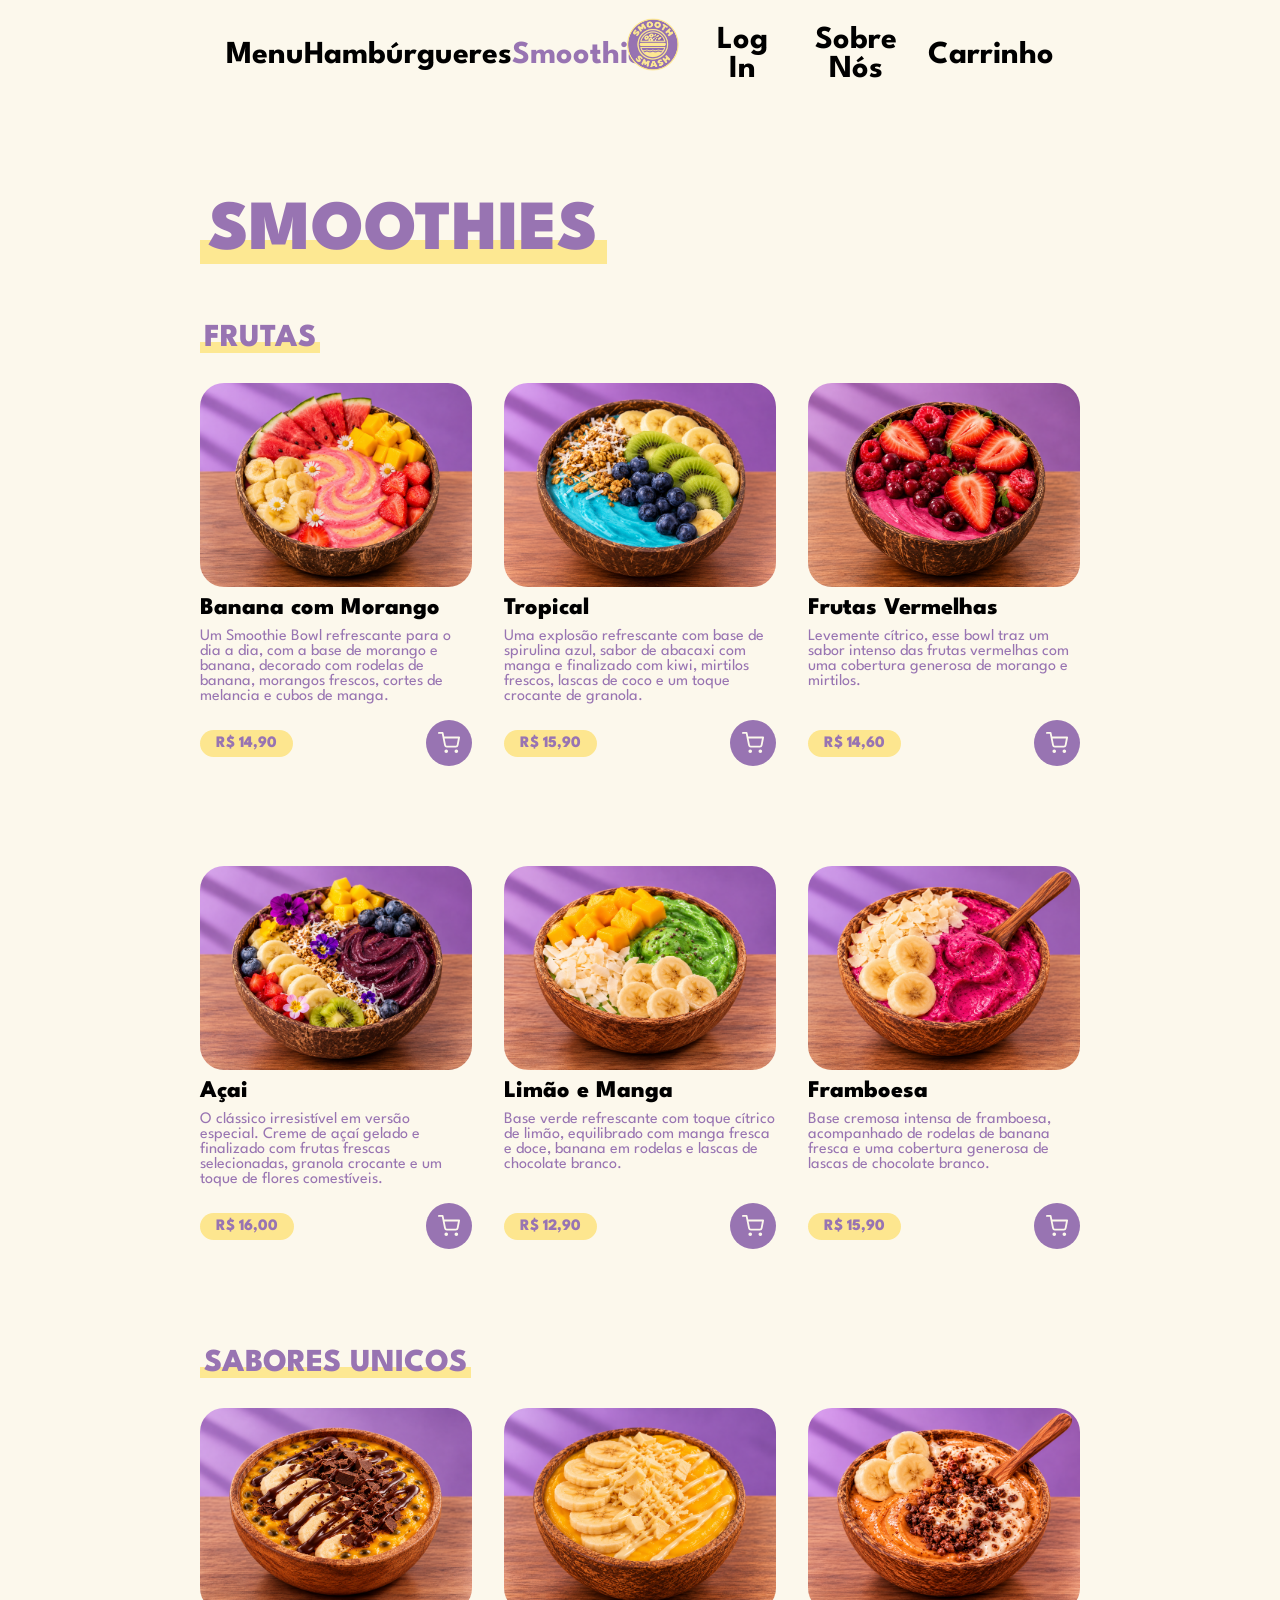
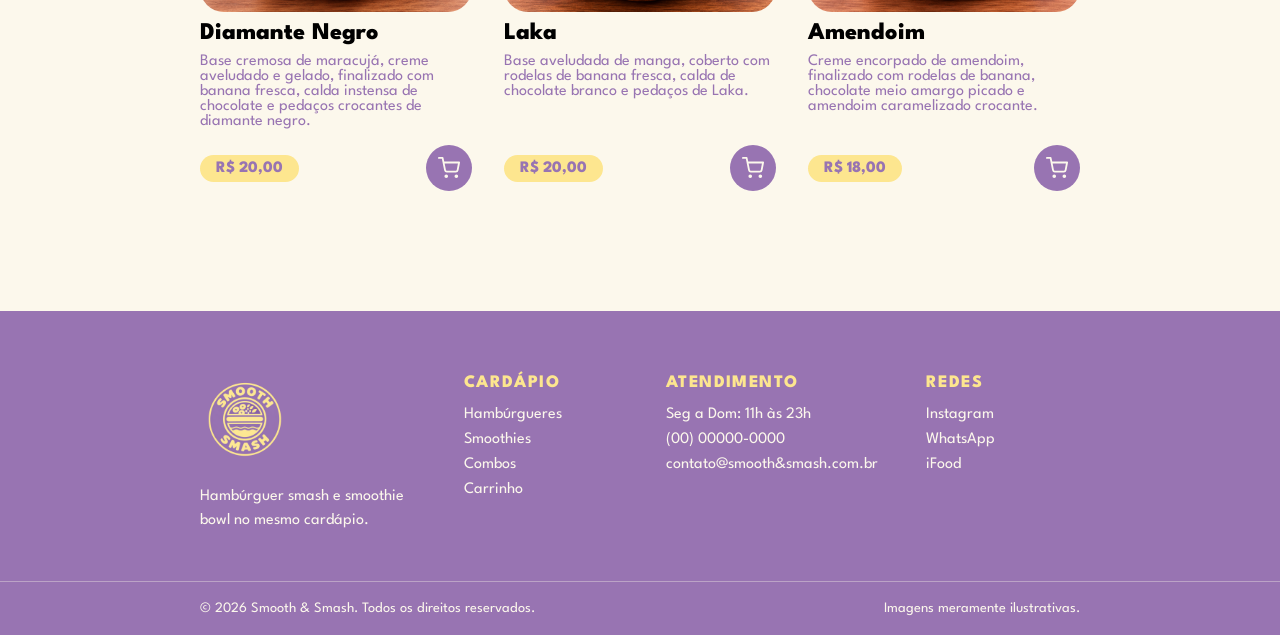
<file: smoothies.html>
<!DOCTYPE html>
<html lang="pt-BR">
<head>
    <meta charset="UTF-8">
    <meta name="viewport" content="width=device-width, initial-scale=1.0">
    <title>Smoothies</title>
    <link rel="stylesheet" href="style-sem-animacao.css">
    <link rel="preconnect" href="https://fonts.googleapis.com">
    <link rel="preconnect" href="https://fonts.gstatic.com" crossorigin>
    <link href="https://fonts.googleapis.com/css2?family=League+Spartan:wght@100..900&display=swap" rel="stylesheet">
    <link rel="stylesheet" href="carrinho.css">
    <link rel="stylesheet" href="tema.css">
    <link rel="icon" type="image/png" href="Smooth%20%26%20Smash-Photoroom.png">
</head>
<body>
    <header>
    <ul>
        <a href="index.html">
            <li class="opcaoMenu">Menu</li>
        </a>
        <a href="hamburguers.html">
            <li class="opcaoMenu">Hambúrgueres</li>
        </a>
        <a href="smoothies.html">
            <li class="ativadoMenu">Smoothies</li>
        </a>
        <a href="index.html" class="foto">
            <li><img src="Smooth & Smash-Photoroom.png" alt="Logo Smoosh & Smash"></li>
        </a>
        <a href="login.html">
            <li class="opcaoMenu">Log In</li>
        </a>
        <a href="sobrenos.html">
            <li class="opcaoMenu">Sobre Nós</li>
        </a>
        <a href="carrinho.html">
            <li class="opcaoMenu">Carrinho<span class="bolinha-qtd bolinha-carrinho" id="bolinha-carrinho" hidden></span></li>
        </a>
    </ul>
</header>

<h2 class="titulo"><span class="marca">Smoothies</span></h2>

<section class="categoria">
    <h3 class="subtitulo"><span class="marca">Frutas</span></h3>
    <div class="grade">
        <article class="card">
            <img src="frutas1.png" alt="Hambúrguer Colosso">
            <h4>Banana com Morango</h4>
            <p>Um Smoothie Bowl refrescante para o dia a dia, com a base de morango e banana, decorado com rodelas de banana, morangos frescos, cortes de melancia e cubos de manga.</p>
            <div class="card-rodape">
                <span class="preco">R$ 14,90</span>
                <button class="btn-carrinho" type="button" data-id="12" aria-label="Adicionar Colosso ao carrinho" title="Adicionar ao carrinho">
                    <svg viewBox="0 0 24 24" aria-hidden="true"><circle cx="9" cy="21" r="1"/><circle cx="20" cy="21" r="1"/><path d="M1 1h4l2.68 13.39a2 2 0 0 0 2 1.61h9.72a2 2 0 0 0 2-1.61L23 6H6"/></svg>
                </button>
            </div>
        </article>

        <article class="card">
            <img src="frutas2.png" alt="Hambúrguer Smash Junior">
            <h4>Tropical</h4>
            <p> Uma explosão refrescante com base de spirulina azul, sabor de abacaxi com manga e finalizado com kiwi, mirtilos frescos, lascas de coco e um toque crocante de granola. </p>
            <div class="card-rodape">
                <span class="preco">R$ 15,90</span>
                <button class="btn-carrinho" type="button" data-id="13" aria-label="Adicionar Smash Junior ao carrinho" title="Adicionar ao carrinho">
                    <svg viewBox="0 0 24 24" aria-hidden="true"><circle cx="9" cy="21" r="1"/><circle cx="20" cy="21" r="1"/><path d="M1 1h4l2.68 13.39a2 2 0 0 0 2 1.61h9.72a2 2 0 0 0 2-1.61L23 6H6"/></svg>
                </button>
            </div>
        </article>

        <article class="card">
            <img src="frutas3.png" alt="Nome do hambúrguer">
            <h4>Frutas Vermelhas</h4>
            <p>Levemente cítrico, esse bowl traz um sabor intenso das frutas vermelhas com uma cobertura generosa de morango e mirtilos.</p>
            <div class="card-rodape">
                <span class="preco">R$ 14,60</span>
                <button class="btn-carrinho" type="button" data-id="14" aria-label="Adicionar Nome ao carrinho" title="Adicionar ao carrinho">
                    <svg viewBox="0 0 24 24" aria-hidden="true"><circle cx="9" cy="21" r="1"/><circle cx="20" cy="21" r="1"/><path d="M1 1h4l2.68 13.39a2 2 0 0 0 2 1.61h9.72a2 2 0 0 0 2-1.61L23 6H6"/></svg>
                </button>
            </div>
        </article>
    </div>
</section>

<section class="categoria">
    <div class="grade">
        <article class="card">
            <img src="frutas4.png" alt="Nome do hambúrguer">
            <h4>Açai</h4>
            <p>O clássico irresistível em versão especial. Creme de açaí gelado e finalizado com frutas frescas selecionadas, granola crocante e um toque de flores comestíveis.</p>
            <div class="card-rodape">
                <span class="preco">R$ 16,00</span>
                <button class="btn-carrinho" type="button" data-id="15" aria-label="Adicionar Nome ao carrinho" title="Adicionar ao carrinho">
                    <svg viewBox="0 0 24 24" aria-hidden="true"><circle cx="9" cy="21" r="1"/><circle cx="20" cy="21" r="1"/><path d="M1 1h4l2.68 13.39a2 2 0 0 0 2 1.61h9.72a2 2 0 0 0 2-1.61L23 6H6"/></svg>
                </button>
            </div>
        </article>

        <article class="card">
            <img src="frutas5.png" alt="Nome do hambúrguer">
            <h4>Limão e Manga</h4>
            <p>Base verde refrescante com toque cítrico de limão, equilibrado com manga fresca e doce, banana em rodelas e  lascas de chocolate branco.</p>
            <div class="card-rodape">
                <span class="preco">R$ 12,90</span>
                <button class="btn-carrinho" type="button" data-id="16" aria-label="Adicionar Nome ao carrinho" title="Adicionar ao carrinho">
                    <svg viewBox="0 0 24 24" aria-hidden="true"><circle cx="9" cy="21" r="1"/><circle cx="20" cy="21" r="1"/><path d="M1 1h4l2.68 13.39a2 2 0 0 0 2 1.61h9.72a2 2 0 0 0 2-1.61L23 6H6"/></svg>
                </button>
            </div>
        </article>

        <article class="card">
            <img src="frutas6.png" alt="Hambúrguer Double Chicken Cheddar">
            <h4>Framboesa</h4>
            <p>Base cremosa intensa de framboesa, acompanhado de rodelas de banana fresca e uma cobertura generosa de lascas de chocolate branco.</p>
            <div class="card-rodape">
                <span class="preco">R$ 15,90</span>
                <button class="btn-carrinho" type="button" data-id="17" aria-label="Adicionar Double Chicken Cheddar ao carrinho" title="Adicionar ao carrinho">
                    <svg viewBox="0 0 24 24" aria-hidden="true"><circle cx="9" cy="21" r="1"/><circle cx="20" cy="21" r="1"/><path d="M1 1h4l2.68 13.39a2 2 0 0 0 2 1.61h9.72a2 2 0 0 0 2-1.61L23 6H6"/></svg>
                </button>
            </div>
        </article>
    </div>
</section>

<section class="categoria">
    <h3 class="subtitulo"><span class="marca">Sabores Unicos</span></h3>
    <div class="grade">
        <article class="card">
            <img src="sb1.png" alt="Nome do hambúrguer">
            <h4>Diamante Negro</h4>
            <p>Base cremosa de maracujá, creme aveludado e gelado, finalizado com banana fresca, calda instensa de chocolate e pedaços crocantes de diamante negro.</p>
            <div class="card-rodape">
                <span class="preco">R$ 20,00</span>
                <button class="btn-carrinho" type="button" data-id="18" aria-label="Adicionar Nome ao carrinho" title="Adicionar ao carrinho">
                    <svg viewBox="0 0 24 24" aria-hidden="true"><circle cx="9" cy="21" r="1"/><circle cx="20" cy="21" r="1"/><path d="M1 1h4l2.68 13.39a2 2 0 0 0 2 1.61h9.72a2 2 0 0 0 2-1.61L23 6H6"/></svg>
                </button>
            </div>
        </article>

        <article class="card">
            <img src="sb2.png" alt="Nome do hambúrguer">
            <h4>Laka</h4>
            <p>Base aveludada de manga, coberto com rodelas de banana fresca, calda de chocolate branco e pedaços de Laka.</p>
            <div class="card-rodape">
                <span class="preco">R$ 20,00</span>
                <button class="btn-carrinho" type="button" data-id="19" aria-label="Adicionar Nome ao carrinho" title="Adicionar ao carrinho">
                    <svg viewBox="0 0 24 24" aria-hidden="true"><circle cx="9" cy="21" r="1"/><circle cx="20" cy="21" r="1"/><path d="M1 1h4l2.68 13.39a2 2 0 0 0 2 1.61h9.72a2 2 0 0 0 2-1.61L23 6H6"/></svg>
                </button>
            </div>
        </article>

        <article class="card">
            <img src="sb3.png" alt="Nome do hambúrguer">
            <h4>Amendoim</h4>
            <p>Creme encorpado de amendoim, finalizado com rodelas de banana, chocolate meio amargo picado e amendoim caramelizado crocante.
</p>
            <div class="card-rodape">
                <span class="preco">R$ 18,00</span>
                <button class="btn-carrinho" type="button" data-id="20" aria-label="Adicionar Nome ao carrinho" title="Adicionar ao carrinho">
                    <svg viewBox="0 0 24 24" aria-hidden="true"><circle cx="9" cy="21" r="1"/><circle cx="20" cy="21" r="1"/><path d="M1 1h4l2.68 13.39a2 2 0 0 0 2 1.61h9.72a2 2 0 0 0 2-1.61L23 6H6"/></svg>
                </button>
            </div>
        </article>
    </div>
</section>
<footer class="rodape">
    <div class="rodape-topo">
        <div class="rodape-marca">
            <img src="Smooth & Smash-Photoroom.png" alt="Logo Smooth & Smash">
            <p>Hambúrguer smash e smoothie bowl no mesmo cardápio.</p>
        </div>

        <nav>
            <h5>Cardápio</h5>
            <ul>
                <li><a href="hamburguers.html">Hambúrgueres</a></li>
                <li><a href="index.html">Smoothies</a></li>
                <li><a href="index.html">Combos</a></li>
                <li><a href="index.html">Carrinho</a></li>
            </ul>
        </nav>

        <div>
            <h5>Atendimento</h5>
            <ul>
                <li>Seg a Dom: 11h às 23h</li>
                <li>(00) 00000-0000</li>
                <li>contato@smooth&smash.com.br</li>
            </ul>
        </div>

        <div>
            <h5>Redes</h5>
            <ul>
                <li><a href="#">Instagram</a></li>
                <li><a href="#">WhatsApp</a></li>
                <li><a href="#">iFood</a></li>
            </ul>
        </div>
    </div>

    <div class="rodape-base">
        <span>© 2026 Smooth &amp; Smash. Todos os direitos reservados.</span>
        <span>Imagens meramente ilustrativas.</span>
    </div>
</footer>
    <script src="carrinho.js"></script>
    <script src="tema.js"></script>
</body>
</file>
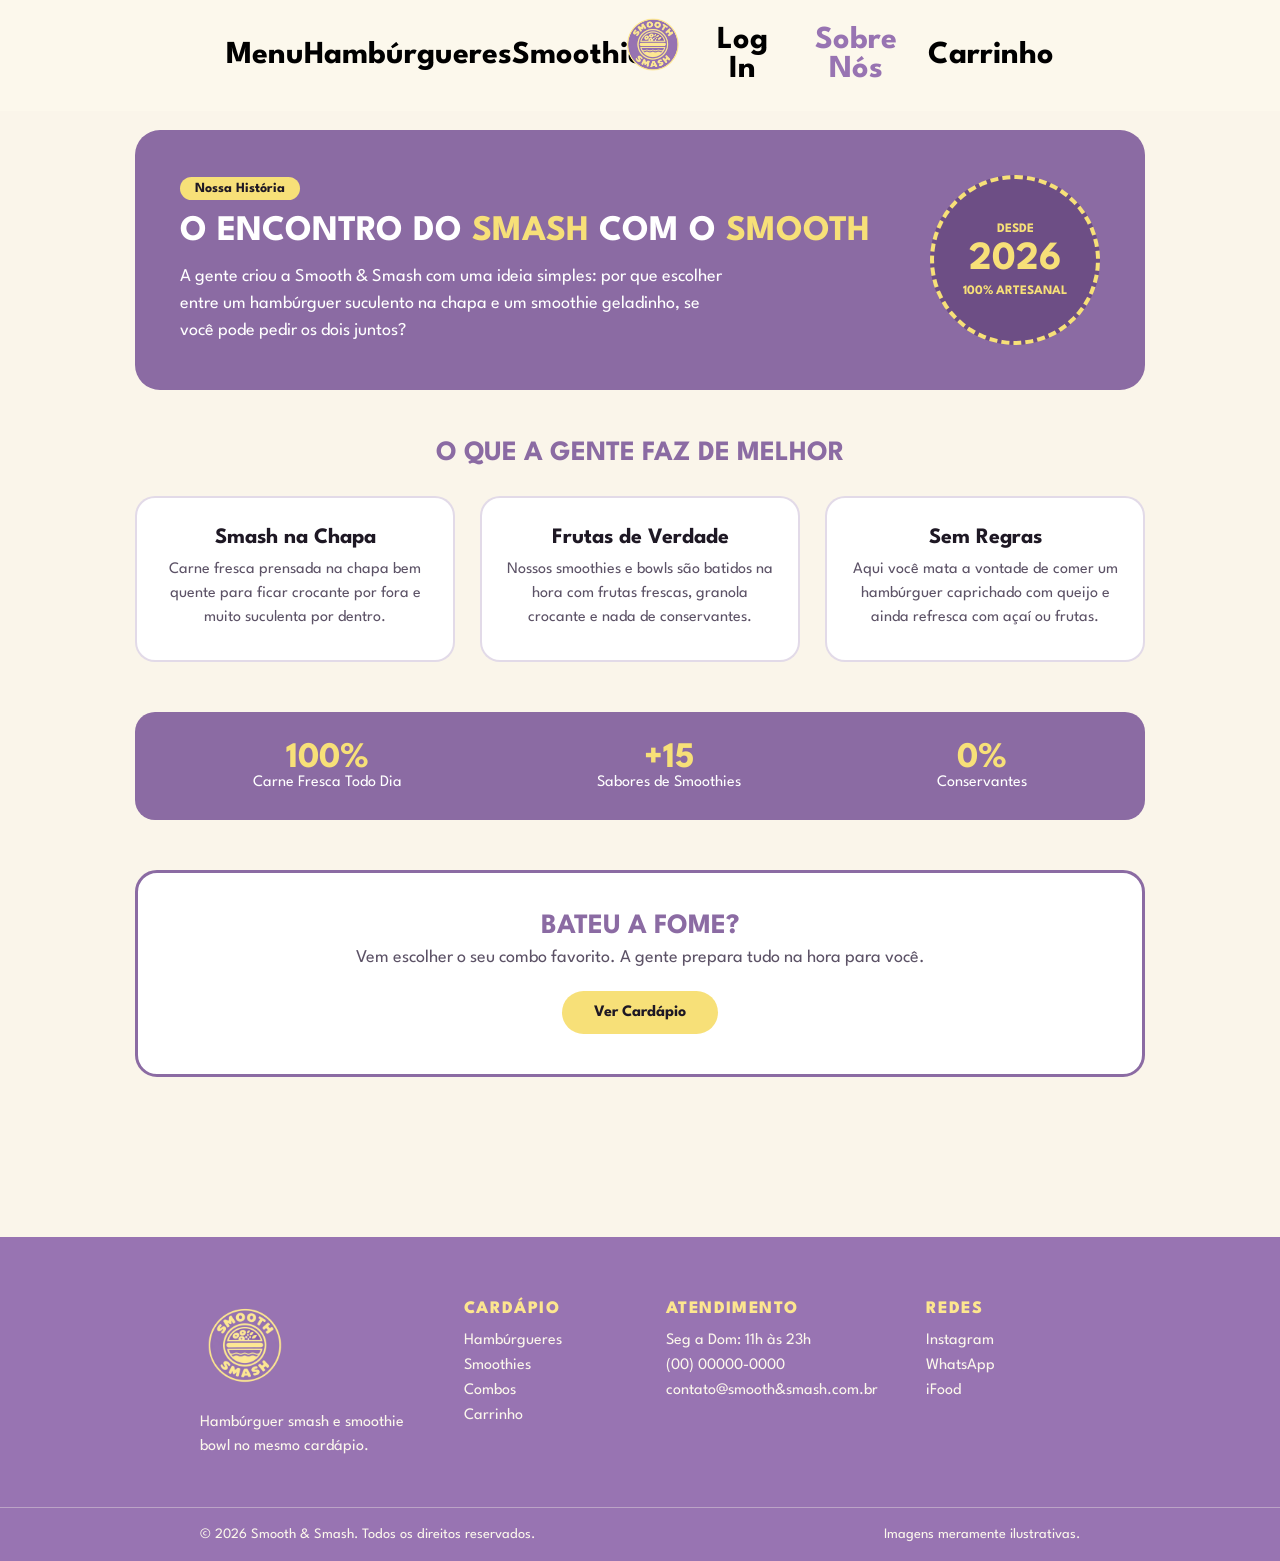
<file: sobrenos.html>
<!DOCTYPE html>
<html lang="pt-BR">
<head>
    <meta charset="UTF-8">
    <meta name="viewport" content="width=device-width, initial-scale=1.0">
    <title>Sobre Nós</title>
    <link rel="stylesheet" href="style-sem-animacao.css">
    <link rel="preconnect" href="https://fonts.googleapis.com">
    <link rel="preconnect" href="https://fonts.gstatic.com" crossorigin>
    <link href="https://fonts.googleapis.com/css2?family=League+Spartan:wght@100..900&display=swap" rel="stylesheet">
    <link rel="stylesheet" href="carrinho.css">
    <link rel="stylesheet" href="sobrenos.css">
    <link rel="stylesheet" href="tema.css">
    <link rel="icon" type="image/png" href="Smooth%20%26%20Smash-Photoroom.png">
</head>
<body>
    <header>
    <ul>
        <a href="index.html">
            <li class="opcaoMenu">Menu</li>
        </a>
        <a href="hamburguers.html">
            <li class="opcaoMenu">Hambúrgueres</li>
        </a>
        <a href="smoothies.html">
            <li class="opcaoMenu">Smoothies</li>
        </a>
        <a href="index.html" class="foto">
            <li><img src="Smooth & Smash-Photoroom.png" alt="Logo Smoosh & Smash"></li>
        </a>
        <a href="login.html">
            <li class="opcaoMenu">Log In</li>
        </a>
        <a href="sobrenós.html">
            <li class="ativadoMenu">Sobre Nós</li>
        </a>
        <a href="carrinho.html">
            <li class="opcaoMenu">Carrinho<span class="bolinha-qtd bolinha-carrinho" id="bolinha-carrinho" hidden></span></li>
        </a>
    </ul>
</header>

<section class="caixa-sobre">

  
    <div class="banner-historia animar">
        <div class="texto-historia">
            <span class="etiqueta">Nossa História</span>
            <h1>O ENCONTRO DO <span class="amarelo">SMASH</span> COM O <span class="amarelo">SMOOTH</span></h1>
            <p>A gente criou a Smooth & Smash com uma ideia simples: por que escolher entre um hambúrguer suculento na chapa e um smoothie geladinho, se você pode pedir os dois juntos?</p>
        </div>

        <div class="selo-ano">
            <span>DESDE</span>
            <strong>2026</strong>
            <span>100% ARTESANAL</span>
        </div>
    </div>

    <h2 class="titulo-meio animar">O QUE A GENTE FAZ DE MELHOR</h2>

    <div class="tres-caixas">
        <div class="caixinha animar">
            <h3>Smash na Chapa</h3>
            <p>Carne fresca prensada na chapa bem quente para ficar crocante por fora e muito suculenta por dentro.</p>
        </div>

        <div class="caixinha animar">
            <h3>Frutas de Verdade</h3>
            <p>Nossos smoothies e bowls são batidos na hora com frutas frescas, granola crocante e nada de conservantes.</p>
        </div>

        <div class="caixinha animar">
            <h3>Sem Regras</h3>
            <p>Aqui você mata a vontade de comer um hambúrguer caprichado com queijo e ainda refresca com açaí ou frutas.</p>
        </div>
    </div>
  
    <div class="faixa-numeros animar">
        <div>
            <strong>100%</strong>
            <span>Carne Fresca Todo Dia</span>
        </div>
        <div>
            <strong>+15</strong>
            <span>Sabores de Smoothies</span>
        </div>
        <div>
            <strong>0%</strong>
            <span>Conservantes</span>
        </div>
    </div>


    <div class="caixa-convite animar">
        <h2>BATEU A FOME?</h2>
        <p>Vem escolher o seu combo favorito. A gente prepara tudo na hora para você.</p>
        <a href="index.html" class="botao-cardapio">Ver Cardápio</a>
    </div>

</section>
<footer class="rodape">
    <div class="rodape-topo">
        <div class="rodape-marca">
            <img src="Smooth & Smash-Photoroom.png" alt="Logo Smooth & Smash">
            <p>Hambúrguer smash e smoothie bowl no mesmo cardápio.</p>
        </div>

        <nav>
            <h5>Cardápio</h5>
            <ul>
                <li><a href="hamburguers.html">Hambúrgueres</a></li>
                <li><a href="index.html">Smoothies</a></li>
                <li><a href="index.html">Combos</a></li>
                <li><a href="index.html">Carrinho</a></li>
            </ul>
        </nav>

        <div>
            <h5>Atendimento</h5>
            <ul>
                <li>Seg a Dom: 11h às 23h</li>
                <li>(00) 00000-0000</li>
                <li>contato@smooth&smash.com.br</li>
            </ul>
        </div>

        <div>
            <h5>Redes</h5>
            <ul>
                <li><a href="#">Instagram</a></li>
                <li><a href="#">WhatsApp</a></li>
                <li><a href="#">iFood</a></li>
            </ul>
        </div>
    </div>

    <div class="rodape-base">
        <span>© 2026 Smooth &amp; Smash. Todos os direitos reservados.</span>
        <span>Imagens meramente ilustrativas.</span>
    </div>
</footer>
    <script src="carrinho.js"></script>
    <script src="sobrenos.js"></script>
    <script src="tema.js"></script>
</body>

</html>
</file>
<file: style.css>
*{
    padding: 0;
    margin: 0;
    box-sizing: border-box;
}

body{
    background-color: #fcf8ec;
    font-family: "League Spartan", sans-serif;
    font-optical-sizing: auto;
    font-weight: weight;
    font-style: normal;

    animation: travarScroll 2s forwards;
}

@keyframes travarScroll {
    0%, 99% { overflow: hidden; }
    100% { overflow: auto; }
}

header{
    padding-left: 200px;
    padding-right: 200px;
    width: 100%;
    position: fixed;
    top: 0;
    left: 0;
    font-weight: 700;
    z-index: 99;
    background-color: #fcf8ec;
}

main{
    width: 100%;
    height: 5000px;
}
header ul a:not(.foto){
    animation: subirEAcender 2s ease-out forwards;
}

header img{
    width: 30%;
    margin: 1%;
}
header a{
    text-decoration: none;
    color: black;
}

header ul{
    display: flex;
    list-style: none;
    margin: 3%;
    text-align: center;
    align-items: center;
    justify-content: space-around;
    font-size: 200%;
}

.opcaoMenu:hover{
    color: #9874b2;
}

.opcaoMenu {
    position: relative;
    color: black;
    transition: color 0.5s ease;
}

.opcaoMenu::after {
    content: "";
    position: absolute;
    left: 50%;
    bottom: -5px;
    width: 0;
    height: 3px;
    background-color: #9874b2;
    transition: width 0.3s ease, left 0.3s ease;
}

.opcaoMenu:hover::after {
    width: 100%;
    left: 0;
}

.ativadoMenu{
    color: #9874b2;
}

#animar-imagem {
    position: fixed;
    top: 0;
    left: 50%;

    animation: encolherETopo 2s ease-in-out forwards;
    
    transform-origin: center center; 
}

@keyframes encolherETopo {
    0% {
        top: 50%;
        transform: translate(-50%, -50%);
        width: 30%;
    }
    100% {
        top: 0%;
        transform: translate(-50%, 0%);
        width: 5%;
    }
}

@keyframes subirEAcender {
    0% {
        transform: translateY(-100px);
        opacity: 0;
    }
    60%{
        opacity: 0;
    }
    100% {
        transform: translateY(0);
        opacity: 1;
    }
}




section.promo {
    margin-top: 150px;
    display: flex;
    justify-content: center;
    opacity: 0;
    transform: translateY(100vh);
    animation: promocaoAparece 2s ease-in-out forwards;
}

@keyframes promocaoAparece {
    0% {
        opacity: 0;
        transform: translateY(100vh);
    }
    100% {
        opacity: 1;
        transform: translateY(0);
    }
}

.carrossel {
    position: relative;
    width: 75%;
    overflow: hidden;
    cursor: grab;
    user-select: none;
    touch-action: pan-y;
}

.carrossel.arrastando {
    cursor: grabbing;
}

.carrossel-trilho {
    display: flex;
    will-change: transform;
}

.carrossel-trilho img {
    width: 100%;
    flex-shrink: 0;
    display: block;
    pointer-events: none;
    min-width: 100%;
}

.carrossel-bolinhas {
    position: absolute;
    bottom: 12px;
    left: 50%;
    transform: translateX(-50%);
    display: flex;
    gap: 8px;
}

.bolinha {
    width: 10px;
    height: 10px;
    border-radius: 50%;
    background-color: rgba(255, 255, 255, 0.5);
    transition: background-color 0.3s ease, transform 0.2s ease;
    cursor: pointer;
}

.bolinha:hover {
    transform: scale(1.3);
}

.bolinha.ativa {
    background-color: #ffffff;
}

.rodape{
    background-color: #9874b2;
    color: #fcf8ec;
    margin-top: 80px;
}

.rodape-topo{
    display: grid;
    grid-template-columns: 1.4fr 1fr 1fr 1fr;
    gap: 48px;
    padding: 64px 200px 48px 200px;
}

.rodape-marca img{
    width: 90px;
    margin-bottom: 16px;
}

.rodape-marca p{
    max-width: 32ch;
    line-height: 1.5;
}

.rodape h5{
    font-size: 1.1rem;
    font-weight: 800;
    text-transform: uppercase;
    letter-spacing: .08em;
    margin-bottom: 16px;
    color: #fde68f;
}

.rodape ul{
    list-style: none;
    display: grid;
    gap: 10px;
}

.rodape a{
    color: #fcf8ec;
    text-decoration: none;
}

.rodape ul a:hover{
    text-decoration: underline;
    text-underline-offset: 4px;
}

.rodape-base{
    border-top: 1px solid rgba(252, 248, 236, .35);
    padding: 20px 200px;
    display: flex;
    justify-content: space-between;
    gap: 16px;
    font-size: .9rem;
}
</file>
<file: carrinho.css>
.bolinha-qtd{
    position: absolute;
    top: -6px;
    right: -6px;
    display: grid;
    place-items: center;
    min-width: 24px;
    height: 24px;
    padding: 0 6px;
    border: 2px solid #fcf8ec;
    border-radius: 99px;
    background-color: #fde68f;
    color: #9874b2;
    font-size: .8rem;
    font-weight: 800;
    line-height: 1;
    font-variant-numeric: tabular-nums;
    pointer-events: none;
}

.bolinha-qtd[hidden]{
    display: none;
}

.bolinha-qtd.pulo{
    animation: pulo .25s ease;
}

@keyframes pulo{
    0%   { transform: scale(1); }
    50%  { transform: scale(1.35); }
    100% { transform: scale(1); }
}

.bolinha-carrinho{
    top: -4px;
    right: -26px;
}

.toast{
    position: fixed;
    left: 50%;
    bottom: 24px;
    transform: translate(-50%, 24px);
    z-index: 120;
    max-width: calc(100vw - 32px);
    padding: 14px 24px;
    border-radius: 99px;
    background-color: #241b2c;
    color: #fcf8ec;
    font-weight: 700;
    text-align: center;
    opacity: 0;
    pointer-events: none;
    transition: opacity .3s ease, transform .3s ease;
}

.toast.visivel{
    opacity: 1;
    transform: translate(-50%, 0);
}

/* Janela de escolhas do combo */
.modal{
    position: fixed;
    inset: 0;
    z-index: 130;
    display: grid;
    place-items: center;
    padding: 16px;
}

.modal[hidden]{
    display: none;
}

.modal-fundo{
    position: absolute;
    inset: 0;
    background-color: rgba(36, 27, 44, .6);
}

.modal-caixa{
    position: relative;
    width: min(520px, 100%);
    max-height: 90vh;
    overflow-y: auto;
    display: grid;
    gap: 24px;
    padding: 32px;
    border-radius: 24px;
    background-color: #fcf8ec;
    animation: modal-entra .25s ease;
}

@keyframes modal-entra{
    from { opacity: 0; transform: translateY(16px) scale(.97); }
    to   { opacity: 1; transform: none; }
}

.modal-caixa h3{
    padding-right: 40px;
    font-size: 1.8rem;
    font-weight: 900;
    line-height: 1;
    text-transform: uppercase;
    color: #9874b2;
}

.modal-fechar{
    position: absolute;
    top: 14px;
    right: 16px;
    width: 36px;
    height: 36px;
    border: 0;
    border-radius: 50%;
    background: transparent;
    color: #9874b2;
    font-size: 1.8rem;
    line-height: 1;
    cursor: pointer;
}

.modal-fechar:hover{
    background-color: rgba(152, 116, 178, .15);
}

.modal-grupos{
    display: grid;
    gap: 24px;
}

.modal-grupo{
    display: grid;
    gap: 10px;
    border: 0;
}

.modal-grupo legend{
    margin-bottom: 10px;
    font-weight: 800;
}

.opcao{
    position: relative;
    display: block;
    cursor: pointer;
}

.opcao input{
    position: absolute;
    inset: 0;
    width: 100%;
    height: 100%;
    margin: 0;
    opacity: 0;
    cursor: pointer;
}

.opcao span{
    display: block;
    padding: 12px 20px;
    border: 2px solid #9874b2;
    border-radius: 99px;
    color: #9874b2;
    font-weight: 700;
    transition: background-color .2s ease, color .2s ease;
}

.opcao:hover span{
    background-color: rgba(152, 116, 178, .12);
}

.opcao input:checked + span{
    background-color: #9874b2;
    color: #fcf8ec;
}

.opcao input:focus-visible + span{
    outline: 3px solid #fde68f;
    outline-offset: 2px;
}

.modal-confirmar{
    padding: 14px 24px;
    border: 0;
    border-radius: 99px;
    background-color: #9874b2;
    color: #fcf8ec;
    font-family: inherit;
    font-size: 1rem;
    font-weight: 800;
    cursor: pointer;
    transition: background-color .3s ease, opacity .3s ease;
}

.modal-confirmar:hover:not(:disabled){
    background-color: #7b5897;
}

.modal-confirmar:disabled{
    opacity: .45;
    cursor: not-allowed;
}
</file>
<file: style-sem-animacao.css>
*{
    padding: 0;
    margin: 0;
    box-sizing: border-box;
}

body{
    background-color: #fcf8ec;
    font-family: "League Spartan", sans-serif;
    font-optical-sizing: auto;
    font-weight: weight;
    font-style: normal;
}

header{
    padding-left: 200px;
    padding-right: 200px;
    width: 100%;
    position: fixed;
    top: 0;
    left: 0;
    font-weight: 700;
    z-index: 99;
    background-color: #fcf8ec;
}

header img {
    position: fixed;
    top: 0;
    left: 50%;
    transform: translate(-50%, 0%);
    width: 5%;
    margin: 1%;
} 

header ul a.foto {
    width: 5%;
    display: block;
}

header a{
    text-decoration: none;
    color: black;
}

header ul{
    display: flex;
    list-style: none;
    margin: 3%;
    text-align: center;
    align-items: center;
    justify-content: space-around;
    font-size: 200%;
}

.opcaoMenu:hover{
    color: #9874b2;
}

.opcaoMenu {
    position: relative;
    color: black;
    transition: color 0.5s ease;
}

.opcaoMenu::after {
    content: "";
    position: absolute;
    left: 50%;
    bottom: -5px;
    width: 0;
    height: 3px;
    background-color: #9874b2;
    transition: width 0.3s ease, left 0.3s ease;
}

.opcaoMenu:hover::after {
    width: 100%;
    left: 0;
}

.ativadoMenu{
    color: #9874b2;
}

.marca{
  background: linear-gradient(transparent 62%, #fde892 62%);
  padding: 0 .12em;
}

.titulo{
    margin-top: 200px;
    padding-left: 200px;
    font-size: clamp(2.4rem, 6vw, 4.4rem);
    font-weight: 900;
    text-transform: uppercase;
    color: #9874b2;
}

.categoria{
    padding: 60px 200px 40px 200px;
}

.subtitulo{
    font-size: 2rem;
    font-weight: 800;
    text-transform: uppercase;
    color: #9874b2;
    margin-bottom: 30px;
}

.grade{
    display: grid;
    grid-template-columns: repeat(3, 1fr);
    gap: 32px;
}

.card{
    display: flex;
    flex-direction: column;
    gap: 10px;
}

.card img{
    width: 100%;
    aspect-ratio: 4 / 3;
    object-fit: cover;
    border-radius: 24px;
}

.card h4{
    font-size: 1.5rem;
    font-weight: 800;
}

.card p{
    color: #9874b2;
}

.preco{
    align-self: flex-start;
    background: #fde68f;
    color: #9874b2;
    font-weight: 800;
    border-radius: 99px;
    padding: 6px 16px;
}

.rodape{
    background-color: #9874b2;
    color: #fcf8ec;
    margin-top: 80px;
}

.rodape-topo{
    display: grid;
    grid-template-columns: 1.4fr 1fr 1fr 1fr;
    gap: 48px;
    padding: 64px 200px 48px 200px;
}

.rodape-marca img{
    width: 90px;
    margin-bottom: 16px;
}

.rodape-marca p{
    max-width: 32ch;
    line-height: 1.5;
}

.rodape h5{
    font-size: 1.1rem;
    font-weight: 800;
    text-transform: uppercase;
    letter-spacing: .08em;
    margin-bottom: 16px;
    color: #fde68f;
}

.rodape ul{
    list-style: none;
    display: grid;
    gap: 10px;
}

.rodape a{
    color: #fcf8ec;
    text-decoration: none;
}

.rodape ul a:hover{
    text-decoration: underline;
    text-underline-offset: 4px;
}

.rodape-base{
    border-top: 1px solid rgba(252, 248, 236, .35);
    padding: 20px 200px;
    display: flex;
    justify-content: space-between;
    gap: 16px;
    font-size: .9rem;
}

.card-rodape{
    display: flex;
    align-items: center;
    justify-content: space-between;
    gap: 12px;
    margin-top: auto;
    padding-top: 6px;
}

.card-rodape .preco{
    align-self: center;
}

.btn-carrinho svg{
    width: 22px;
    height: 22px;
    fill: none;
    stroke: currentColor;
    stroke-width: 2;
    stroke-linecap: round;
    stroke-linejoin: round;
}

.btn-carrinho:hover{
    background-color: #7b5897;
    transform: scale(1.08);
}

.btn-carrinho:active{
    transform: scale(.94);
}

.btn-carrinho:focus-visible{
    outline: 3px solid #fde68f;
    outline-offset: 3px;
}

.btn-carrinho{
    position: relative;
    display: grid;
    place-items: center;
    width: 46px;
    height: 46px;
    border: 0;
    border-radius: 50%;
    background-color: #9874b2;
    color: #fcf8ec;
    cursor: pointer;
    transition: background-color .3s ease, transform .2s ease;
}

.combo{
    display: grid;
    grid-template-columns: 1.4fr 1fr;
    gap: 48px;
    align-items: center;
}

.combo + .combo{
    margin-top: 64px;
}

.combo-img img{
    display: block;
    width: 100%;
    aspect-ratio: 1920 / 907;
    object-fit: cover;
    border-radius: 24px;
}

.combo:nth-of-type(even) .combo-img{
    order: 2;
}

.combo-texto{
    display: grid;
    gap: 12px;
}

.combo-texto h3{
    font-size: clamp(1.8rem, 3vw, 2.6rem);
    font-weight: 900;
    line-height: 1;
    text-transform: uppercase;
    color: #9874b2;
}

.combo-texto ul{
    list-style: none;
    display: grid;
    gap: 6px;
}

.combo-texto li{
    display: flex;
    align-items: center;
    gap: 10px;
}

.combo-texto li::before{
    content: "";
    flex: 0 0 8px;
    height: 8px;
    border-radius: 50%;
    background-color: #9874b2;
}

.combo-texto .apoio{
    color: #9874b2;
}

.btn-link{
    justify-self: start;
    padding: 12px 22px;
    border-radius: 99px;
    background-color: #9874b2;
    color: #fcf8ec;
    font-weight: 800;
    text-decoration: none;
    transition: background-color .3s ease;
}

.btn-link:hover{
    background-color: #7b5897;
}

.combo:nth-of-type(even){
    grid-template-columns: 1fr 1.4fr;
}
</file>
<file: tema.css>
html[data-tema="escuro"] body,
html[data-tema="escuro"] header{
    background-color: #141414 !important;
}

html[data-tema="escuro"] body{
    color: #ffffff;
}

html[data-tema="escuro"] header li:not(.ativadoMenu):not(:hover),
html[data-tema="escuro"] header a:not(.foto):not(:hover),
html[data-tema="escuro"] .card h4,
html[data-tema="escuro"] .card p,
html[data-tema="escuro"] .combo h3,
html[data-tema="escuro"] .combo li,
html[data-tema="escuro"] .combo p,
html[data-tema="escuro"] .item-info h4,
html[data-tema="escuro"] .resumo-linha,
html[data-tema="escuro"] .quantidade output,
html[data-tema="escuro"] .vazio-caixa p,
html[data-tema="escuro"] .popup-texto,
html[data-tema="escuro"] .troca,
html[data-tema="escuro"] .pedido-itens,
html[data-tema="escuro"] .pedido-data,
html[data-tema="escuro"] .pedidos-vazio,
html[data-tema="escuro"] .modal-grupo legend{
    color: #ffffff;
}

html[data-tema="escuro"] .item,
html[data-tema="escuro"] .resumo,
html[data-tema="escuro"] .login-caixa,
html[data-tema="escuro"] .pedido,
html[data-tema="escuro"] .card,
html[data-tema="escuro"] .combo{
    background-color: #141414;
}

html[data-tema="escuro"] .modal-caixa{
    background-color: #141414;
    color: #ffffff;
}

html[data-tema="escuro"] .bolinha-qtd{
    border-color: #141414;
}

html[data-tema="escuro"] .campo input,
html[data-tema="escuro"] .perfil-dados dd{
    background-color: #141414;
    color: #ffffff;
}

html[data-tema="escuro"] .resumo-total,
html[data-tema="escuro"] .pedido-total{
    color: #fde68f;
}

.btn-tema{
    display: block;
    width: fit-content;
    max-width: 100%;
    justify-self: center;
    margin-left: auto;
    margin-right: auto;
    padding: 14px 32px;
    border: 2px solid #9874b2;
    border-radius: 99px;
    background: transparent;
    color: #9874b2;
    font-family: inherit;
    font-size: 1rem;
    font-weight: 800;
    cursor: pointer;
    transition: background-color .2s ease, color .2s ease;
}

.btn-tema:hover{
    background-color: #9874b2;
    color: #fcf8ec;
}

.btn-tema:focus-visible{
    outline: 3px solid #fde68f;
    outline-offset: 3px;
}

@media (max-width: 1100px){
    header{ padding: 0 24px; }
    header ul{ margin: 16px 0; font-size: 1.25rem; }

    .titulo{ margin-top: 130px; padding-left: 48px; }
    .categoria{ padding: 48px 48px 32px 48px; }
    .caixa-sobre{ padding-top: 110px !important; }

    section.promo{ margin-top: 100px; }
    .carrossel{ width: 90%; }

    .rodape-topo{ padding: 48px 48px 32px 48px; gap: 32px; }
    .rodape-base{ padding: 20px 48px; }
}

@media (max-width: 800px){
    header ul{ font-size: .9rem; }

    .grade{ grid-template-columns: repeat(2, 1fr); gap: 24px; }

    .combo,
    .combo:nth-of-type(even){
        grid-template-columns: 1fr;
        gap: 20px;
    }
    .combo:nth-of-type(even) .combo-img{ order: 0; }

    .rodape-topo{ grid-template-columns: 1fr 1fr; }
}

@media (max-width: 500px){

    header{
        padding: 0 16px;
        max-height: 100vh;
        overflow-y: auto;
    }

    header.menu-aberto{
        box-shadow: 0 8px 24px rgba(36, 27, 44, .25);
    }

    header ul{
        flex-direction: column;
        align-items: stretch;
        justify-content: flex-start;
        margin: 0;
        padding: 8px 0;
        font-size: 1.3rem;
        text-align: left;
    }

    header ul a.foto{
        order: -1;
        display: block;
        width: 48px;
    }

    header .foto img,
    #animar-imagem{
        position: static !important;
        top: auto !important;
        left: auto !important;
        transform: none !important;
        animation: none !important;
        width: 48px !important;
        margin: 0 !important;
        display: block;
    }

    header ul a:not(.foto){
        display: none;
        animation: none;
    }

    header.menu-aberto ul a:not(.foto){
        display: block;
    }

    header ul a:not(.foto) li{
        padding: 14px 4px;
        border-top: 1px solid rgba(152, 116, 178, .25);
    }

    header .bolinha-carrinho{
        position: static;
        margin-left: 8px;
    }

    .titulo{ margin-top: 96px; padding-left: 20px; }
    .categoria{ padding: 32px 20px 24px 20px; }
    .caixa-sobre{ padding: 96px 16px 60px !important; }

    section.promo{ margin-top: 80px; }
    .carrossel{ width: 94%; }

    .grade{ grid-template-columns: 1fr; }

    .banner-historia{ flex-direction: column; padding: 28px 20px; text-align: center; }
    .texto-historia h1{ font-size: 28px; }
    .faixa-numeros{ padding: 24px 16px; }

    .item{ grid-template-columns: 72px 1fr; gap: 14px; padding: 12px; }
    .item img{ width: 72px; height: 72px; }
    .item-info h4{ font-size: 1.15rem; }

    .modal{ padding: 10px; }
    .modal-caixa{ padding: 24px 18px; gap: 18px; }
    .modal-caixa h3{ font-size: 1.4rem; }

    .login-caixa{ padding: 22px 16px; }

    .rodape-topo{
        grid-template-columns: 1fr;
        padding: 40px 24px 24px 24px;
        gap: 28px;
    }
    .rodape-base{
        flex-direction: column;
        padding: 20px 24px;
    }

    .btn-tema{ max-width: calc(100% - 40px); }
}
</file>
<file: carrinho-pagina.css>
.carrinho-secao{
    display: grid;
    grid-template-columns: 1fr 360px;
    gap: 32px;
    align-items: start;
    padding-top: 40px;
}

.carrinho-secao[hidden],
.carrinho-vazio[hidden]{
    display: none;
}

.carrinho-lista{
    display: grid;
    gap: 16px;
}

.item{
    display: grid;
    grid-template-columns: 110px 1fr auto;
    gap: 20px;
    align-items: center;
    padding: 16px;
    border: 2px solid #9874b2;
    border-radius: 24px;
    background-color: #fffdf6;
}

.item img{
    width: 110px;
    height: 110px;
    object-fit: cover;
    border-radius: 16px;
}

.item-info{
    display: grid;
    gap: 8px;
    justify-items: start;
}

.item-info h4{
    font-size: 1.4rem;
    font-weight: 800;
}

.item-detalhes{
    list-style: none;
    display: grid;
    gap: 2px;
    color: #9874b2;
    font-weight: 700;
}

.item-lado{
    display: grid;
    gap: 10px;
    justify-items: end;
}

.item-subtotal{
    font-size: 1.2rem;
    font-weight: 900;
    color: #9874b2;
}

.quantidade{
    display: inline-flex;
    align-items: center;
    border: 2px solid #9874b2;
    border-radius: 99px;
}

.quantidade button{
    width: 36px;
    height: 36px;
    border: 0;
    border-radius: 50%;
    background: transparent;
    color: #9874b2;
    font-family: inherit;
    font-size: 1.3rem;
    font-weight: 800;
    line-height: 1;
    cursor: pointer;
    transition: background-color .2s ease;
}

.quantidade button:hover:not(:disabled){
    background-color: rgba(152, 116, 178, .15);
}

.quantidade button:disabled{
    opacity: .35;
    cursor: not-allowed;
}

.quantidade output{
    min-width: 32px;
    text-align: center;
    font-weight: 800;
    color: #241b2c;
}

.btn-remover{
    padding: 0;
    border: 0;
    background: none;
    color: #b3261e;
    font-family: inherit;
    font-size: .95rem;
    font-weight: 800;
    text-decoration: underline;
    text-underline-offset: 4px;
    cursor: pointer;
}

.quantidade button:focus-visible,
.btn-remover:focus-visible,
.btn-finalizar:focus-visible,
.btn-secundario:focus-visible{
    outline: 3px solid #fde68f;
    outline-offset: 2px;
}

.resumo{
    position: sticky;
    top: 170px;
    display: grid;
    gap: 14px;
    padding: 24px;
    border: 2px solid #9874b2;
    border-radius: 24px;
    background-color: #fffdf6;
}

.resumo h3{
    font-size: 1.8rem;
    font-weight: 900;
    line-height: 1;
    text-transform: uppercase;
    color: #9874b2;
}

.resumo-linha{
    display: flex;
    justify-content: space-between;
    gap: 12px;
    font-weight: 700;
    color: #241b2c;
}

.resumo-total{
    padding-top: 12px;
    border-top: 2px solid rgba(152, 116, 178, .3);
    font-size: 1.4rem;
    font-weight: 900;
    color: #9874b2;
}

.aviso-login{
    padding: 12px 16px;
    border-radius: 24px;
    background-color: #fbe3e1;
    color: #b3261e;
    font-weight: 700;
    text-align: center;
}

.aviso-login[hidden]{
    display: none;
}

.aviso-login a{
    color: #b3261e;
    font-weight: 900;
}

.btn-finalizar{
    padding: 14px 24px;
    border: 0;
    border-radius: 99px;
    background-color: #9874b2;
    color: #fcf8ec;
    font-family: inherit;
    font-size: 1rem;
    font-weight: 800;
    cursor: pointer;
    transition: background-color .3s ease;
}

.btn-finalizar:hover{
    background-color: #7b5897;
}

.carrinho-vazio{
    display: flex;
    justify-content: center;
    padding-top: 40px;
}

.vazio-caixa{
    width: min(520px, 100%);
    display: grid;
    gap: 14px;
    justify-items: center;
    padding: 40px 32px;
    border: 2px dashed #9874b2;
    border-radius: 24px;
    text-align: center;
}

.vazio-caixa h3{
    font-size: 1.8rem;
    font-weight: 900;
    line-height: 1;
    text-transform: uppercase;
    color: #9874b2;
}

.vazio-caixa p{
    color: #241b2c;
}

.vazio-links{
    display: flex;
    flex-wrap: wrap;
    gap: 12px;
    justify-content: center;
    margin-top: 6px;
}

.popup-corpo{
    display: grid;
    gap: 20px;
}

.popup-texto{
    color: #241b2c;
}

.popup-acoes{
    display: flex;
    flex-wrap: wrap;
    gap: 12px;
}

.popup-acoes > *{
    flex: 1 1 150px;
}

a.modal-confirmar{
    display: block;
    text-align: center;
    text-decoration: none;
}

.btn-secundario{
    padding: 14px 24px;
    border: 2px solid #9874b2;
    border-radius: 99px;
    background: transparent;
    color: #9874b2;
    font-family: inherit;
    font-size: 1rem;
    font-weight: 800;
    cursor: pointer;
    transition: background-color .2s ease, color .2s ease;
}

.btn-secundario:hover{
    background-color: #9874b2;
    color: #fcf8ec;
}

.popup-resumo{
    display: grid;
    gap: 6px;
    padding: 14px 18px;
    border-radius: 24px;
    background-color: rgba(152, 116, 178, .1);
}

.popup-erro{
    color: #b3261e;
    font-weight: 700;
}

.popup-erro:empty{
    display: none;
}

@media (max-width: 900px){
    .carrinho-secao{
        grid-template-columns: 1fr;
    }

    .resumo{
        position: static;
    }

    .item{
        grid-template-columns: 80px 1fr;
    }

    .item img{
        width: 80px;
        height: 80px;
    }

    .item-lado{
        grid-column: 1 / -1;
        grid-template-columns: auto 1fr auto;
        align-items: center;
    }

    .item-subtotal{
        justify-self: center;
    }
}
</file>
<file: login.css>
.login-secao{
    display: flex;
    justify-content: center;
    padding-top: 40px;
}

.login-caixa{
    width: min(520px, 100%);
    display: grid;
    gap: 28px;
    padding: 32px;
    border: 2px solid #9874b2;
    border-radius: 24px;
    background-color: #fffdf6;
}

.login-abas{
    display: grid;
    grid-template-columns: 1fr 1fr;
    gap: 8px;
}

.aba{
    padding: 12px 20px;
    border: 2px solid #9874b2;
    border-radius: 99px;
    background: transparent;
    color: #9874b2;
    font-family: inherit;
    font-size: 1rem;
    font-weight: 800;
    cursor: pointer;
    transition: background-color .2s ease, color .2s ease;
}

.aba:hover{
    background-color: rgba(152, 116, 178, .12);
}

.aba.ativa{
    background-color: #9874b2;
    color: #fcf8ec;
}

.aba:focus-visible,
.link:focus-visible{
    outline: 3px solid #fde68f;
    outline-offset: 2px;
}

.login-form{
    display: grid;
    gap: 18px;
}

.login-form[hidden]{
    display: none;
}

.login-form h3{
    font-size: 1.8rem;
    font-weight: 900;
    line-height: 1;
    text-transform: uppercase;
    color: #9874b2;
}

.campo{
    display: grid;
    gap: 6px;
}

.campo label{
    padding-left: 20px;
    font-weight: 800;
    color: #9874b2;
}

.campo input{
    width: 100%;
    padding: 12px 20px;
    border: 2px solid #9874b2;
    border-radius: 99px;
    background-color: #fcf8ec;
    color: #241b2c;
    font-family: inherit;
    font-size: 1rem;
    font-weight: 600;
}

.campo input::placeholder{
    color: rgba(152, 116, 178, .6);
}

.campo input:focus-visible{
    outline: 3px solid #fde68f;
    outline-offset: 2px;
}

.campo input.invalido{
    border-color: #b3261e;
}

.erro{
    padding-left: 20px;
    color: #b3261e;
    font-size: .85rem;
    font-weight: 700;
}

.erro:empty{
    display: none;
}

.msg{
    padding: 12px 20px;
    border-radius: 24px;
    font-weight: 700;
    text-align: center;
}

.msg:empty{
    display: none;
}

.msg.ok{
    background-color: #fde68f;
    color: #7b5897;
}

.msg.falha{
    background-color: #fbe3e1;
    color: #b3261e;
}

.btn-principal{
    padding: 14px 24px;
    border: 0;
    border-radius: 99px;
    background-color: #9874b2;
    color: #fcf8ec;
    font-family: inherit;
    font-size: 1rem;
    font-weight: 800;
    cursor: pointer;
    transition: background-color .3s ease, opacity .3s ease;
}

.btn-principal:hover:not(:disabled){
    background-color: #7b5897;
}

.btn-principal:focus-visible{
    outline: 3px solid #fde68f;
    outline-offset: 3px;
}

.btn-principal:disabled{
    opacity: .45;
    cursor: not-allowed;
}

.troca{
    text-align: center;
    color: #241b2c;
}

.link{
    padding: 0;
    border: 0;
    background: none;
    color: #9874b2;
    font-family: inherit;
    font-size: inherit;
    font-weight: 800;
    text-decoration: underline;
    text-underline-offset: 4px;
    cursor: pointer;
}

.link:hover{
    color: #7b5897;
}

@media (max-width: 700px){
    .login-caixa{
        padding: 24px 18px;
    }
}
</file>
<file: perfil.css>
.login-secao[hidden]{
    display: none;
}

.perfil-dados{
    display: grid;
    gap: 14px;
}

.perfil-dados dt{
    padding-left: 20px;
    font-weight: 800;
    color: #9874b2;
}

.perfil-dados dd{
    padding: 12px 20px;
    border: 2px solid #9874b2;
    border-radius: 99px;
    background-color: #fcf8ec;
    color: #241b2c;
    font-weight: 600;
    overflow-wrap: anywhere;
}

.btn-sair{
    padding: 14px 24px;
    border: 2px solid #9874b2;
    border-radius: 99px;
    background: transparent;
    color: #9874b2;
    font-family: inherit;
    font-size: 1rem;
    font-weight: 800;
    cursor: pointer;
    transition: background-color .2s ease, color .2s ease;
}

.btn-sair:hover{
    background-color: #9874b2;
    color: #fcf8ec;
}

.btn-sair:focus-visible{
    outline: 3px solid #fde68f;
    outline-offset: 3px;
}

.pedidos-secao[hidden]{
    display: none;
}

.pedidos-lista{
    display: grid;
    grid-template-columns: repeat(auto-fill, minmax(320px, 1fr));
    gap: 20px;
}

.pedido{
    display: grid;
    gap: 14px;
    padding: 20px;
    border: 2px solid #9874b2;
    border-radius: 24px;
    background-color: #fffdf6;
}

.pedido-topo{
    display: flex;
    justify-content: space-between;
    align-items: baseline;
    gap: 12px;
}

.pedido-topo h4{
    font-size: 1.4rem;
    font-weight: 800;
    color: #9874b2;
}

.pedido-data{
    font-size: .9rem;
    font-weight: 700;
    color: #241b2c;
}

.pedido-itens{
    list-style: none;
    display: grid;
    gap: 8px;
    font-weight: 700;
    color: #241b2c;
}

.pedido-detalhes{
    list-style: none;
    margin-top: 2px;
    font-size: .9rem;
    color: #9874b2;
}

.pedido-base{
    display: flex;
    justify-content: space-between;
    align-items: center;
    padding-top: 12px;
    border-top: 2px solid rgba(152, 116, 178, .3);
    font-weight: 700;
}

.pedido-total{
    font-size: 1.2rem;
    font-weight: 900;
    color: #9874b2;
}

.pedidos-vazio{
    padding: 24px;
    border: 2px dashed #9874b2;
    border-radius: 24px;
    text-align: center;
    font-weight: 700;
}

.pedidos-vazio a{
    color: #9874b2;
}

@media (max-width: 700px){
    .pedidos-lista{
        grid-template-columns: 1fr;
    }
}
</file>
<file: sobrenos.css>
*{
    padding: 0;
    margin: 0;
    box-sizing: border-box;
}

body{
    background-color: #fcf8ec;
    font-family: "League Spartan", sans-serif;
    font-optical-sizing: auto;
    font-weight: weight;
    font-style: normal;
}
header{
    padding-left: 200px;
    padding-right: 200px;
    width: 100%;
    position: fixed;
    top: 0;
    left: 0;
    font-weight: 700;
    z-index: 99;
    background-color: #fcf8ec;
}

header img {
    position: fixed;
    top: 0;
    left: 50%;
    transform: translate(-50%, 0%);
    width: 5%;
    margin: 1%;
} 

header ul a.foto {
    width: 5%;
    display: block;
}

header a{
    text-decoration: none;
    color: black;
}

header ul{
    display: flex;
    list-style: none;
    margin: 3%;
    text-align: center;
    align-items: center;
    justify-content: space-around;
    font-size: 200%;
}
@keyframes pulo{
    0%   { transform: scale(1); }
    50%  { transform: scale(1.35); }
    100% { transform: scale(1); }
}

.rodape{
    background-color: #9874b2;
    color: #fcf8ec;
    margin-top: 80px;
}

.rodape-topo{
    display: grid;
    grid-template-columns: 1.4fr 1fr 1fr 1fr;
    gap: 48px;
    padding: 64px 200px 48px 200px;
}

.rodape-marca img{
    width: 90px;
    margin-bottom: 16px;
}

.rodape-marca p{
    max-width: 32ch;
    line-height: 1.5;
}

.rodape h5{
    font-size: 1.1rem;
    font-weight: 800;
    text-transform: uppercase;
    letter-spacing: .08em;
    margin-bottom: 16px;
    color: #fde68f;
}

.rodape ul{
    list-style: none;
    display: grid;
    gap: 10px;
}

.rodape a{
    color: #fcf8ec;
    text-decoration: none;
}

.rodape ul a:hover{
    text-decoration: underline;
    text-underline-offset: 4px;
}

.rodape-base{
    border-top: 1px solid rgba(252, 248, 236, .35);
    padding: 20px 200px;
    display: flex;
    justify-content: space-between;
    gap: 16px;
    font-size: .9rem;
}

:root {
    --fundo-pagina: #FAF5EA;
    --fundo-caixa: #FFFFFF;
    --roxo: #8B6BA3;
    --roxo-escuro: #6D4E85;
    --amarelo: #F7E078;
    --cor-texto: #1E1824;
    --cor-texto-suave: #5C5266;
}



body, header, footer, .caixinha, .caixa-convite, .banner-historia {
    transition: background-color 0.4s, color 0.4s;
}

body {
    background-color: var(--fundo-pagina);
    color: var(--cor-texto);
}



.caixa-sobre {
    max-width: 1050px;
    margin: 0 auto;
    padding: 40px 20px 70px;
    display: block;
    position: relative;
    z-index: 1;
}


.banner-historia {
    background-color: var(--roxo);
    color: #FFFFFF;
    border-radius: 25px;
    padding: 45px;
    display: flex;
    align-items: center;
    justify-content: space-between;
    gap: 30px;
    margin-bottom: 50px;
}

.etiqueta {
    background-color: var(--amarelo);
    color: #1E1824;
    font-weight: bold;
    padding: 5px 15px;
    border-radius: 20px;
    font-size: 14px;
    display: inline-block;
    margin-bottom: 15px;
}

.texto-historia h1 {
    font-size: 36px;
    margin-bottom: 15px;
}

.amarelo {
    color: var(--amarelo);
}

.texto-historia p {
    font-size: 18px;
    line-height: 1.5;
    max-width: 550px;
}


.selo-ano {
    width: 170px;
    height: 170px;
    background-color: var(--roxo-escuro);
    border: 4px dashed var(--amarelo);
    border-radius: 50%;
    color: var(--amarelo);
    display: flex;
    flex-direction: column;
    align-items: center;
    justify-content: center;
    text-align: center;
    flex-shrink: 0;
    animation: flutuar 3s ease-in-out infinite;
}

.selo-ano strong {
    font-size: 40px;
    line-height: 1;
    margin: 5px 0;
}

.selo-ano span {
    font-size: 13px;
    font-weight: bold;
}

@keyframes flutuar {
    0%, 100% { transform: translateY(0px); }
    50% { transform: translateY(-10px); }
}

.titulo-meio {
    text-align: center;
    font-size: 28px;
    color: var(--roxo);
    margin-bottom: 30px;
}

.tres-caixas {
    display: grid;
    grid-template-columns: repeat(auto-fit, minmax(260px, 1fr));
    gap: 25px;
    margin-bottom: 50px;
}

.caixinha {
    background-color: var(--fundo-caixa);
    padding: 30px 25px;
    border-radius: 20px;
    text-align: center;
    border: 2px solid rgba(139, 107, 163, 0.25);
    transition: transform 0.3s, background-color 0.4s;
}

.caixinha:hover {
    transform: translateY(-8px);
}

.icone {
    font-size: 36px;
    background-color: var(--roxo);
    width: 70px;
    height: 70px;
    border-radius: 50%;
    border: 3px solid var(--amarelo);
    display: flex;
    align-items: center;
    justify-content: center;
    margin: 0 auto 15px;
}

.caixinha h3 {
    font-size: 22px;
    margin-bottom: 10px;
}

.caixinha p {
    color: var(--cor-texto-suave);
    line-height: 1.5;
}


.faixa-numeros {
    background-color: var(--roxo);
    color: #FFFFFF;
    border-radius: 20px;
    padding: 30px;
    display: flex;
    justify-content: space-around;
    text-align: center;
    flex-wrap: wrap;
    gap: 20px;
    margin-bottom: 50px;
}

.faixa-numeros strong {
    display: block;
    font-size: 36px;
    color: var(--amarelo);
}


.caixa-convite {
    background-color: var(--fundo-caixa);
    border: 3px solid var(--roxo);
    border-radius: 22px;
    padding: 40px 20px;
    text-align: center;
}

.caixa-convite h2 {
    color: var(--roxo);
    font-size: 28px;
    margin-bottom: 10px;
}

.caixa-convite p {
    color: var(--cor-texto-suave);
    margin-bottom: 25px;
    font-size: 18px;
}

.botao-cardapio {
    background-color: var(--amarelo);
    color: #1E1824;
    text-decoration: none;
    font-weight: bold;
    padding: 14px 32px;
    border-radius: 30px;
    display: inline-block;
    transition: transform 0.2s;
}

.botao-cardapio:hover {
    transform: scale(1.06);
}


.animar {
    animation:  0.8s ease forwards;
}

@keyframes subirSuave {
    from {
        opacity: 0;
        transform: translateY(25px);
    }
    to {
        opacity: 1;
        transform: translateY(0);
    }
}
.caixa-sobre {
    max-width: 1050px;
    margin: 0 auto;
    padding: 130px 20px 80px !important; 
    display: block;
    position: relative;
    z-index: 1;
}

html[data-tema="escuro"] {
    --fundo-caixa: #241D2D;
    --roxo: #593E6E;
    --roxo-escuro: #3D284D;
    --cor-texto: #FAF5EA;
    --cor-texto-suave: #C8BED4;
}

html[data-tema="escuro"] .titulo-meio,
html[data-tema="escuro"] .caixa-convite h2 {
    color: var(--amarelo);
}
</file>
